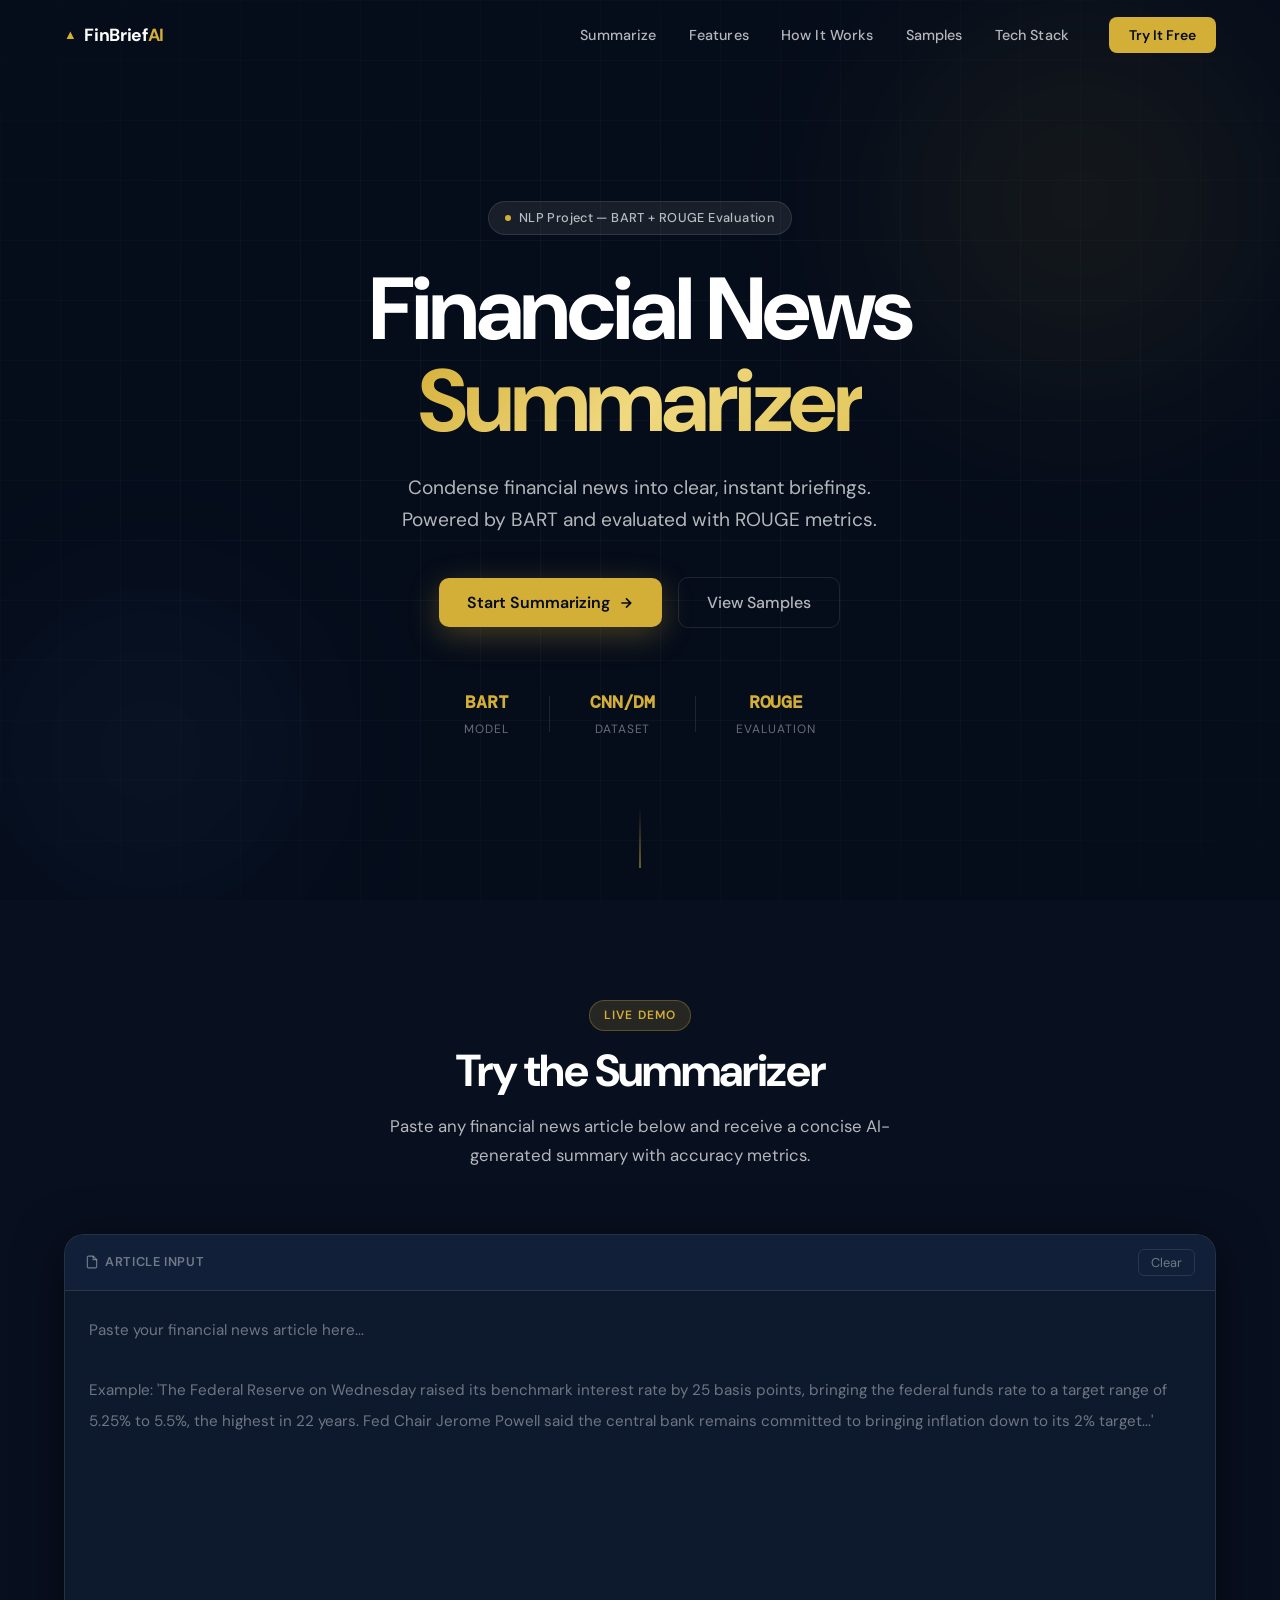
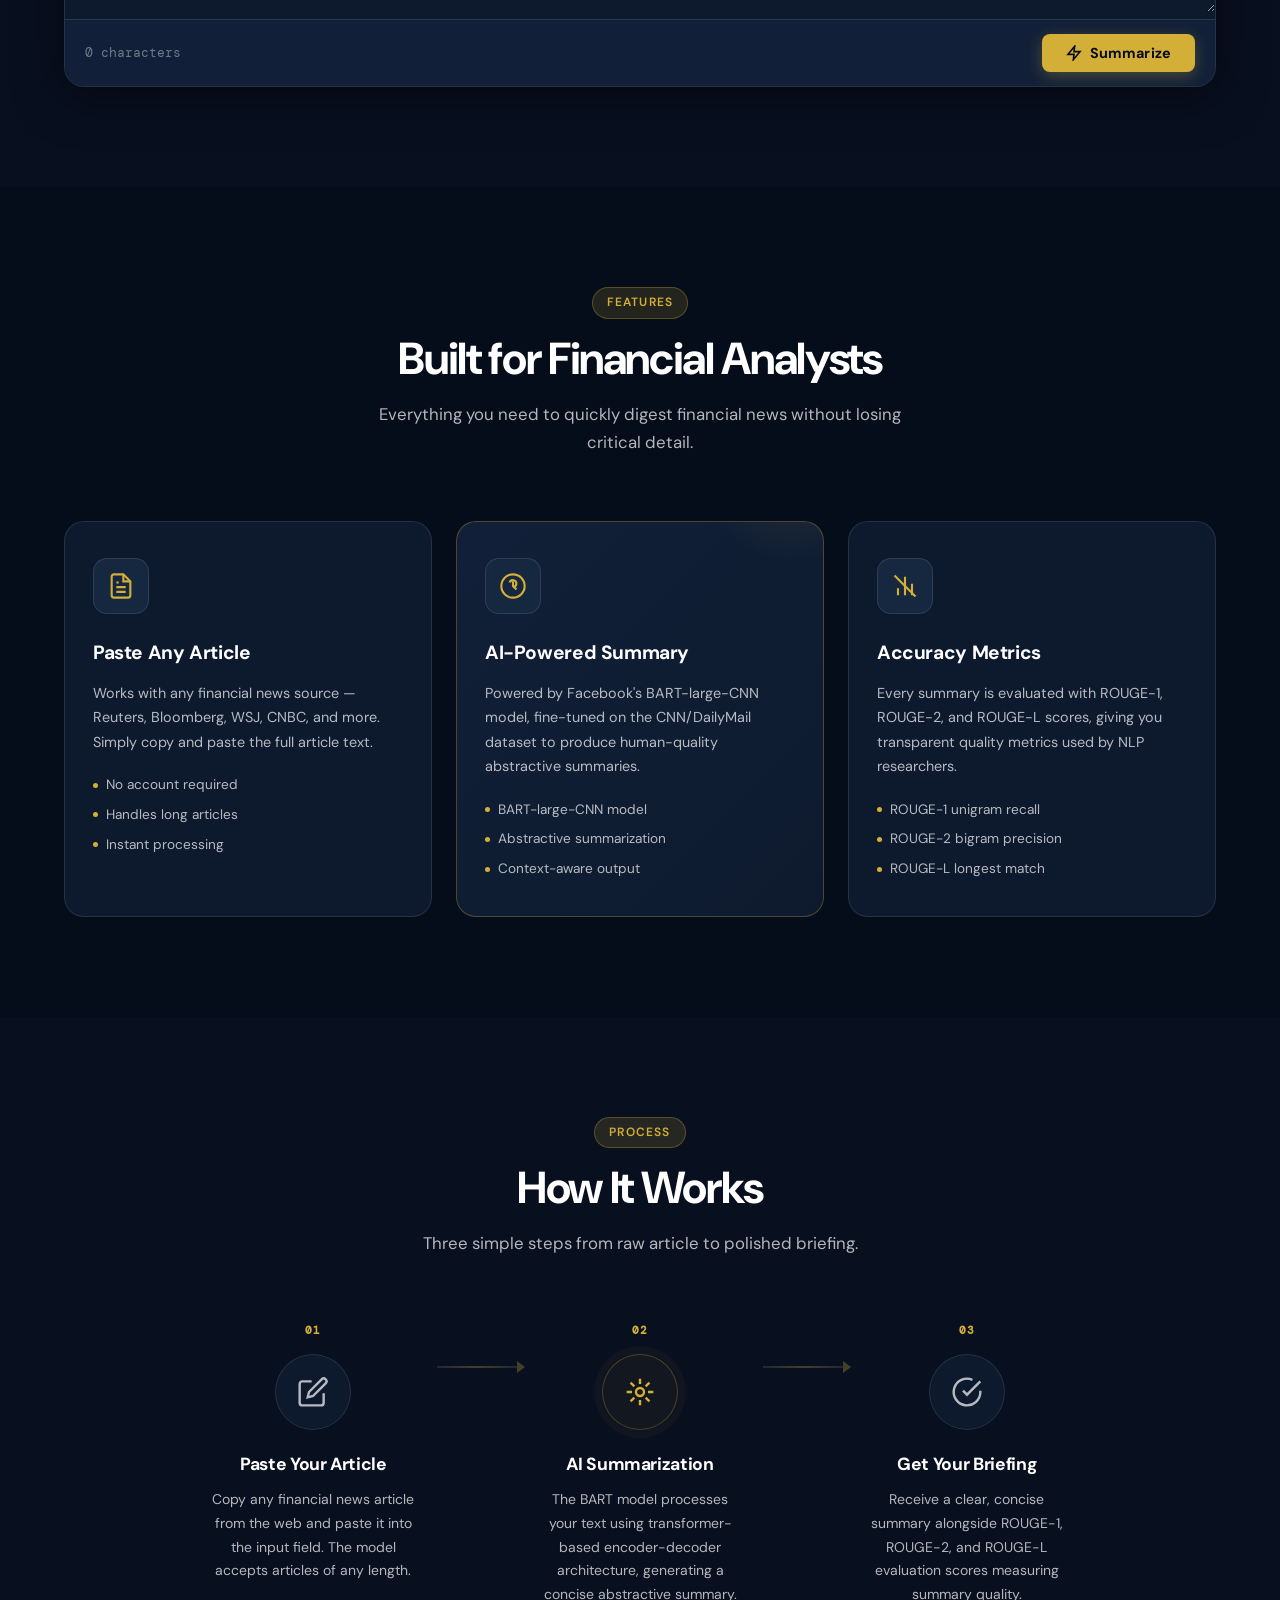
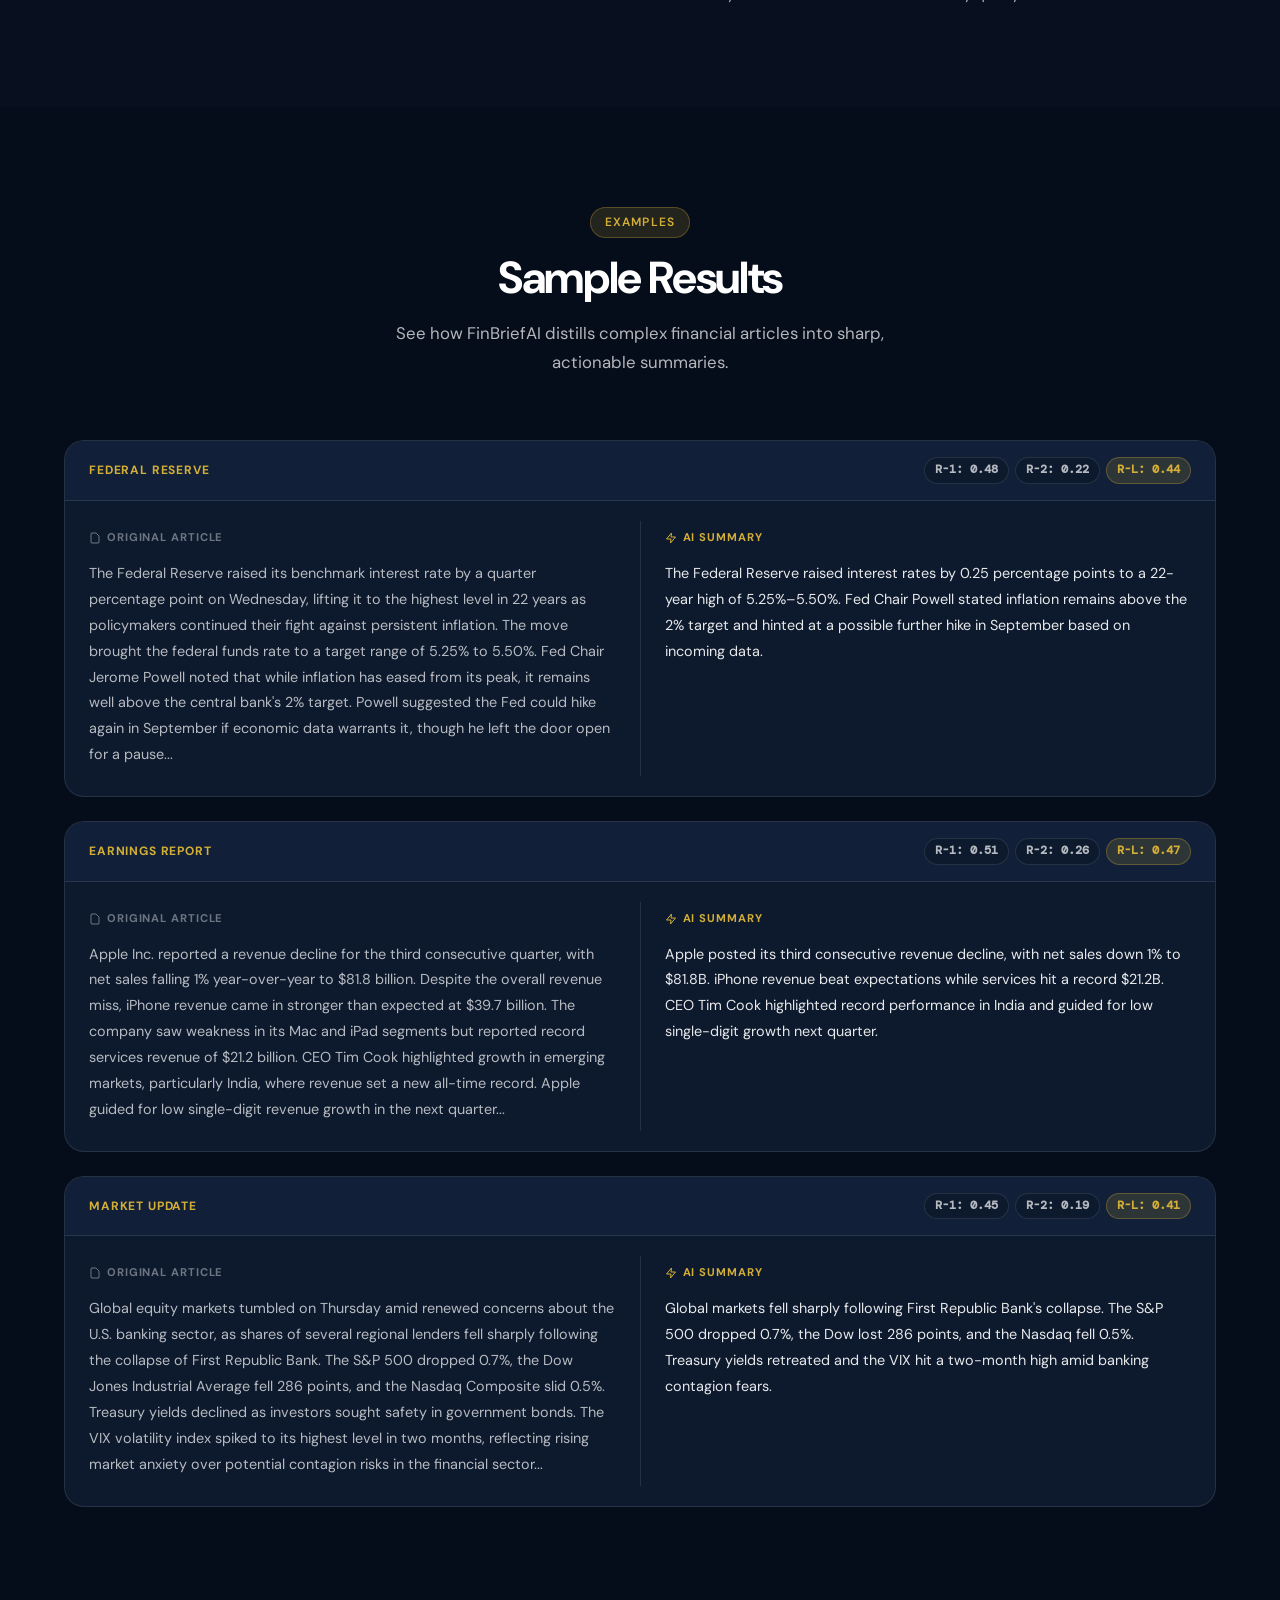
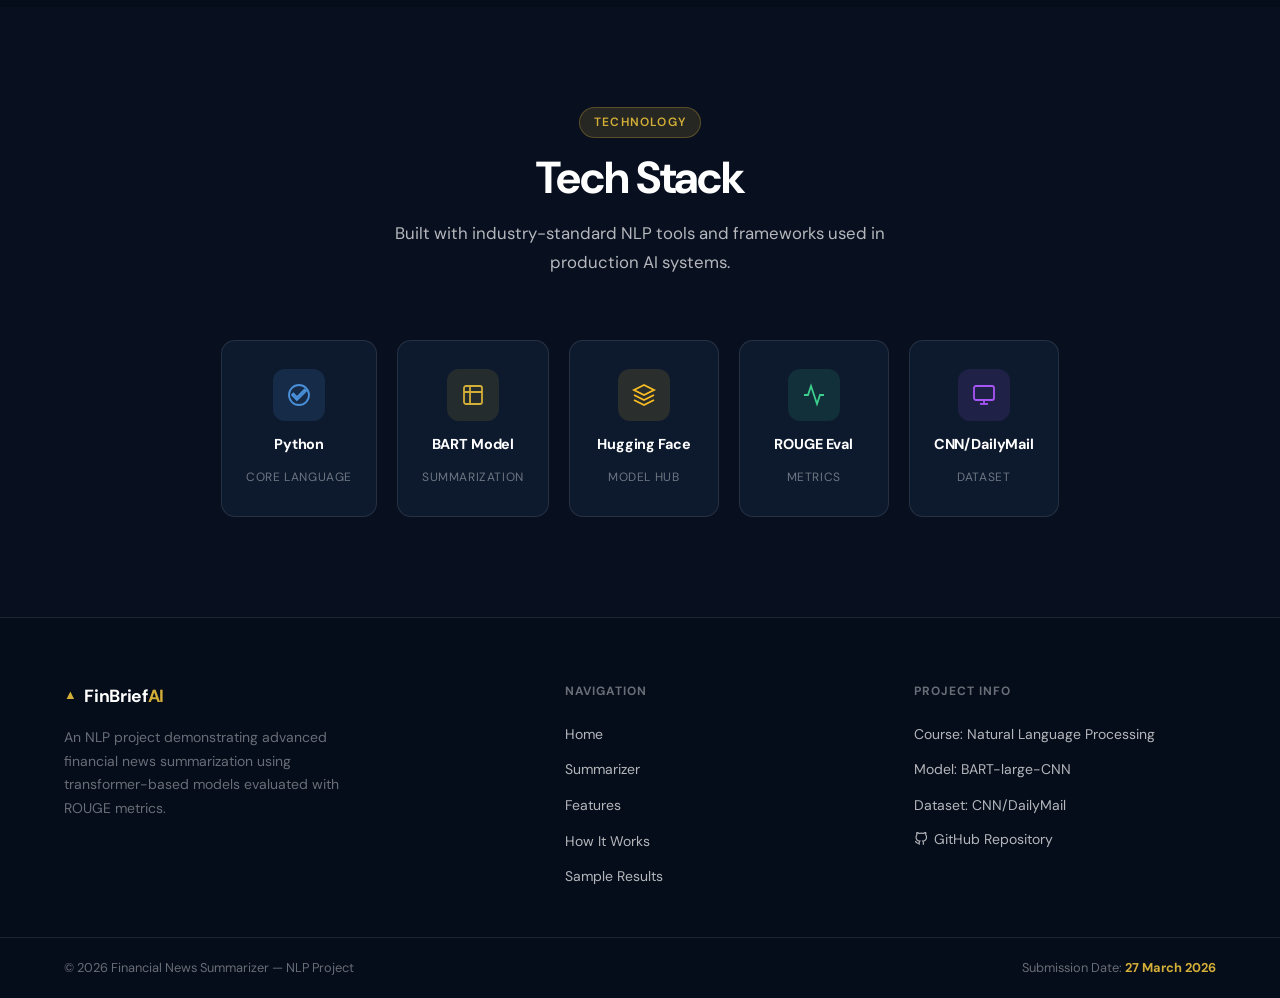
<file: nlp pr 1/index.html>
<!DOCTYPE html>
<html lang="en">
<head>
  <meta charset="UTF-8" />
  <meta name="viewport" content="width=device-width, initial-scale=1.0" />
  <title>Financial News Summarizer | AI-Powered Briefings</title>
  <meta name="description" content="Condense financial news into clear, instant briefings using AI-powered summarization with ROUGE evaluation metrics." />
  <link rel="preconnect" href="https://fonts.googleapis.com" />
  <link rel="preconnect" href="https://fonts.gstatic.com" crossorigin />
  <link href="https://fonts.googleapis.com/css2?family=DM+Sans:ital,opsz,wght@0,9..40,300;0,9..40,400;0,9..40,500;0,9..40,600;0,9..40,700;1,9..40,400&family=DM+Mono:wght@400;500&display=swap" rel="stylesheet" />
  <link rel="stylesheet" href="style.css" />
</head>
<body>

  <!-- NAV -->
  <nav class="navbar" id="navbar">
    <div class="nav-inner">
      <a href="#" class="nav-logo">
        <span class="logo-icon">&#9650;</span>
        <span class="logo-text">FinBrief<span class="logo-accent">AI</span></span>
      </a>
      <ul class="nav-links">
        <li><a href="#summarizer">Summarize</a></li>
        <li><a href="#features">Features</a></li>
        <li><a href="#how-it-works">How It Works</a></li>
        <li><a href="#samples">Samples</a></li>
        <li><a href="#stack">Tech Stack</a></li>
      </ul>
      <button class="nav-cta" onclick="document.getElementById('summarizer').scrollIntoView({behavior:'smooth'})">Try It Free</button>
      <button class="hamburger" id="hamburger" aria-label="Toggle menu">
        <span></span><span></span><span></span>
      </button>
    </div>
    <div class="mobile-menu" id="mobile-menu">
      <a href="#summarizer">Summarize</a>
      <a href="#features">Features</a>
      <a href="#how-it-works">How It Works</a>
      <a href="#samples">Samples</a>
      <a href="#stack">Tech Stack</a>
    </div>
  </nav>

  <!-- HERO -->
  <section class="hero" id="home">
    <div class="hero-bg">
      <div class="hero-grid"></div>
      <div class="hero-orb hero-orb-1"></div>
      <div class="hero-orb hero-orb-2"></div>
    </div>
    <div class="container hero-content">
      <div class="hero-badge reveal">
        <span class="badge-dot"></span>
        NLP Project &mdash; BART + ROUGE Evaluation
      </div>
      <h1 class="hero-title reveal">
        Financial News<br />
        <span class="gradient-text">Summarizer</span>
      </h1>
      <p class="hero-tagline reveal">
        Condense financial news into clear, instant briefings.<br />
        Powered by BART and evaluated with ROUGE metrics.
      </p>
      <div class="hero-actions reveal">
        <button class="btn-primary" onclick="document.getElementById('summarizer').scrollIntoView({behavior:'smooth'})">
          Start Summarizing
          <svg width="16" height="16" viewBox="0 0 24 24" fill="none" stroke="currentColor" stroke-width="2.5"><path d="M5 12h14M12 5l7 7-7 7"/></svg>
        </button>
        <button class="btn-ghost" onclick="document.getElementById('samples').scrollIntoView({behavior:'smooth'})">View Samples</button>
      </div>
      <div class="hero-stats reveal">
        <div class="stat">
          <span class="stat-num">BART</span>
          <span class="stat-label">Model</span>
        </div>
        <div class="stat-divider"></div>
        <div class="stat">
          <span class="stat-num">CNN/DM</span>
          <span class="stat-label">Dataset</span>
        </div>
        <div class="stat-divider"></div>
        <div class="stat">
          <span class="stat-num">ROUGE</span>
          <span class="stat-label">Evaluation</span>
        </div>
      </div>
    </div>
    <div class="hero-scroll-hint">
      <div class="scroll-dot"></div>
    </div>
  </section>

  <!-- SUMMARIZER TOOL -->
  <section class="summarizer-section" id="summarizer">
    <div class="container">
      <div class="section-header reveal">
        <span class="section-tag">Live Demo</span>
        <h2 class="section-title">Try the Summarizer</h2>
        <p class="section-sub">Paste any financial news article below and receive a concise AI-generated summary with accuracy metrics.</p>
      </div>

      <div class="summarizer-card reveal">
        <div class="summarizer-toolbar">
          <span class="toolbar-label">
            <svg width="14" height="14" viewBox="0 0 24 24" fill="none" stroke="currentColor" stroke-width="2"><path d="M14 2H6a2 2 0 0 0-2 2v16a2 2 0 0 0 2 2h12a2 2 0 0 0 2-2V8z"/><polyline points="14 2 14 8 20 8"/></svg>
            Article Input
          </span>
          <button class="toolbar-clear" id="clearBtn" onclick="clearInput()">Clear</button>
        </div>
        <textarea
          id="articleInput"
          class="article-textarea"
          placeholder="Paste your financial news article here...&#10;&#10;Example: 'The Federal Reserve on Wednesday raised its benchmark interest rate by 25 basis points, bringing the federal funds rate to a target range of 5.25% to 5.5%, the highest in 22 years. Fed Chair Jerome Powell said the central bank remains committed to bringing inflation down to its 2% target...'"
          rows="10"
        ></textarea>
        <div class="summarizer-footer">
          <span class="char-count" id="charCount">0 characters</span>
          <button class="btn-summarize" id="summarizeBtn" onclick="summarize()">
            <svg width="16" height="16" viewBox="0 0 24 24" fill="none" stroke="currentColor" stroke-width="2.5"><path d="M13 2L3 14h9l-1 8 10-12h-9l1-8z"/></svg>
            Summarize
          </button>
        </div>
      </div>

      <!-- RESULT CARD -->
      <div class="result-card reveal" id="resultCard" style="display:none;">
        <div class="result-header">
          <div class="result-title-row">
            <svg width="18" height="18" viewBox="0 0 24 24" fill="none" stroke="currentColor" stroke-width="2"><path d="M9 11l3 3L22 4"/><path d="M21 12v7a2 2 0 0 1-2 2H5a2 2 0 0 1-2-2V5a2 2 0 0 1 2-2h11"/></svg>
            <span>Generated Summary</span>
          </div>
          <div class="rouge-badges" id="rougeBadges"></div>
        </div>
        <div class="result-body" id="summaryOutput"></div>
        <div class="result-actions">
          <button class="result-btn" onclick="copySummary()">
            <svg width="14" height="14" viewBox="0 0 24 24" fill="none" stroke="currentColor" stroke-width="2"><rect x="9" y="9" width="13" height="13" rx="2"/><path d="M5 15H4a2 2 0 0 1-2-2V4a2 2 0 0 1 2-2h9a2 2 0 0 1 2 2v1"/></svg>
            Copy
          </button>
          <button class="result-btn" onclick="resetSummarizer()">
            <svg width="14" height="14" viewBox="0 0 24 24" fill="none" stroke="currentColor" stroke-width="2"><polyline points="1 4 1 10 7 10"/><path d="M3.51 15a9 9 0 1 0 .49-3.17"/></svg>
            New Article
          </button>
        </div>
      </div>

      <!-- LOADING STATE -->
      <div class="loading-card" id="loadingCard" style="display:none;">
        <div class="loading-pulse">
          <div class="pulse-ring"></div>
          <div class="pulse-ring pulse-ring-2"></div>
          <div class="pulse-core">
            <svg width="24" height="24" viewBox="0 0 24 24" fill="none" stroke="currentColor" stroke-width="2"><path d="M13 2L3 14h9l-1 8 10-12h-9l1-8z"/></svg>
          </div>
        </div>
        <p class="loading-text">Analyzing article with BART model<span class="loading-dots"></span></p>
        <p class="loading-sub">Computing ROUGE scores against CNN/DailyMail benchmark</p>
      </div>
    </div>
  </section>

  <!-- FEATURES -->
  <section class="features-section" id="features">
    <div class="container">
      <div class="section-header reveal">
        <span class="section-tag">Features</span>
        <h2 class="section-title">Built for Financial Analysts</h2>
        <p class="section-sub">Everything you need to quickly digest financial news without losing critical detail.</p>
      </div>
      <div class="features-grid">
        <div class="feature-card reveal">
          <div class="feature-icon">
            <svg width="28" height="28" viewBox="0 0 24 24" fill="none" stroke="currentColor" stroke-width="1.8"><path d="M14 2H6a2 2 0 0 0-2 2v16a2 2 0 0 0 2 2h12a2 2 0 0 0 2-2V8z"/><polyline points="14 2 14 8 20 8"/><line x1="16" y1="13" x2="8" y2="13"/><line x1="16" y1="17" x2="8" y2="17"/><polyline points="10 9 9 9 8 9"/></svg>
          </div>
          <h3 class="feature-title">Paste Any Article</h3>
          <p class="feature-desc">Works with any financial news source — Reuters, Bloomberg, WSJ, CNBC, and more. Simply copy and paste the full article text.</p>
          <ul class="feature-list">
            <li>No account required</li>
            <li>Handles long articles</li>
            <li>Instant processing</li>
          </ul>
        </div>
        <div class="feature-card feature-card-highlight reveal">
          <div class="feature-card-glow"></div>
          <div class="feature-icon">
            <svg width="28" height="28" viewBox="0 0 24 24" fill="none" stroke="currentColor" stroke-width="1.8"><circle cx="12" cy="12" r="10"/><path d="M12 8v4l3 3"/><path d="M9.09 9a3 3 0 0 1 5.83 1c0 2-3 3-3 3"/><line x1="12" y1="17" x2="12.01" y2="17"/></svg>
          </div>
          <h3 class="feature-title">AI-Powered Summary</h3>
          <p class="feature-desc">Powered by Facebook's BART-large-CNN model, fine-tuned on the CNN/DailyMail dataset to produce human-quality abstractive summaries.</p>
          <ul class="feature-list">
            <li>BART-large-CNN model</li>
            <li>Abstractive summarization</li>
            <li>Context-aware output</li>
          </ul>
        </div>
        <div class="feature-card reveal">
          <div class="feature-icon">
            <svg width="28" height="28" viewBox="0 0 24 24" fill="none" stroke="currentColor" stroke-width="1.8"><line x1="18" y1="20" x2="18" y2="10"/><line x1="12" y1="20" x2="12" y2="4"/><line x1="6" y1="20" x2="6" y2="14"/><path d="M3 3l18 18"/></svg>
          </div>
          <h3 class="feature-title">Accuracy Metrics</h3>
          <p class="feature-desc">Every summary is evaluated with ROUGE-1, ROUGE-2, and ROUGE-L scores, giving you transparent quality metrics used by NLP researchers.</p>
          <ul class="feature-list">
            <li>ROUGE-1 unigram recall</li>
            <li>ROUGE-2 bigram precision</li>
            <li>ROUGE-L longest match</li>
          </ul>
        </div>
      </div>
    </div>
  </section>

  <!-- HOW IT WORKS -->
  <section class="how-section" id="how-it-works">
    <div class="container">
      <div class="section-header reveal">
        <span class="section-tag">Process</span>
        <h2 class="section-title">How It Works</h2>
        <p class="section-sub">Three simple steps from raw article to polished briefing.</p>
      </div>
      <div class="steps-container">
        <div class="steps-line"></div>
        <div class="step reveal">
          <div class="step-number">01</div>
          <div class="step-icon">
            <svg width="32" height="32" viewBox="0 0 24 24" fill="none" stroke="currentColor" stroke-width="1.8"><path d="M11 4H4a2 2 0 0 0-2 2v14a2 2 0 0 0 2 2h14a2 2 0 0 0 2-2v-7"/><path d="M18.5 2.5a2.121 2.121 0 0 1 3 3L12 15l-4 1 1-4 9.5-9.5z"/></svg>
          </div>
          <div class="step-content">
            <h3 class="step-title">Paste Your Article</h3>
            <p class="step-desc">Copy any financial news article from the web and paste it into the input field. The model accepts articles of any length.</p>
          </div>
        </div>
        <div class="step-connector reveal"></div>
        <div class="step reveal">
          <div class="step-number">02</div>
          <div class="step-icon step-icon-gold">
            <svg width="32" height="32" viewBox="0 0 24 24" fill="none" stroke="currentColor" stroke-width="1.8"><circle cx="12" cy="12" r="3"/><path d="M12 2v4M12 18v4M4.93 4.93l2.83 2.83M16.24 16.24l2.83 2.83M2 12h4M18 12h4M4.93 19.07l2.83-2.83M16.24 7.76l2.83-2.83"/></svg>
          </div>
          <div class="step-content">
            <h3 class="step-title">AI Summarization</h3>
            <p class="step-desc">The BART model processes your text using transformer-based encoder-decoder architecture, generating a concise abstractive summary.</p>
          </div>
        </div>
        <div class="step-connector reveal"></div>
        <div class="step reveal">
          <div class="step-number">03</div>
          <div class="step-icon">
            <svg width="32" height="32" viewBox="0 0 24 24" fill="none" stroke="currentColor" stroke-width="1.8"><path d="M22 11.08V12a10 10 0 1 1-5.93-9.14"/><polyline points="22 4 12 14.01 9 11.01"/></svg>
          </div>
          <div class="step-content">
            <h3 class="step-title">Get Your Briefing</h3>
            <p class="step-desc">Receive a clear, concise summary alongside ROUGE-1, ROUGE-2, and ROUGE-L evaluation scores measuring summary quality.</p>
          </div>
        </div>
      </div>
    </div>
  </section>

  <!-- SAMPLE RESULTS -->
  <section class="samples-section" id="samples">
    <div class="container">
      <div class="section-header reveal">
        <span class="section-tag">Examples</span>
        <h2 class="section-title">Sample Results</h2>
        <p class="section-sub">See how FinBriefAI distills complex financial articles into sharp, actionable summaries.</p>
      </div>
      <div class="samples-grid">

        <div class="sample-card reveal">
          <div class="sample-header">
            <span class="sample-tag">Federal Reserve</span>
            <div class="sample-rouge-chips">
              <span class="rouge-chip">R-1: 0.48</span>
              <span class="rouge-chip">R-2: 0.22</span>
              <span class="rouge-chip rouge-chip-gold">R-L: 0.44</span>
            </div>
          </div>
          <div class="sample-body">
            <div class="sample-col">
              <div class="sample-col-label">
                <svg width="12" height="12" viewBox="0 0 24 24" fill="none" stroke="currentColor" stroke-width="2"><path d="M14 2H6a2 2 0 0 0-2 2v16a2 2 0 0 0 2 2h12a2 2 0 0 0 2-2V8z"/></svg>
                Original Article
              </div>
              <p class="sample-text">The Federal Reserve raised its benchmark interest rate by a quarter percentage point on Wednesday, lifting it to the highest level in 22 years as policymakers continued their fight against persistent inflation. The move brought the federal funds rate to a target range of 5.25% to 5.50%. Fed Chair Jerome Powell noted that while inflation has eased from its peak, it remains well above the central bank's 2% target. Powell suggested the Fed could hike again in September if economic data warrants it, though he left the door open for a pause...</p>
            </div>
            <div class="sample-divider"></div>
            <div class="sample-col">
              <div class="sample-col-label sample-col-label-gold">
                <svg width="12" height="12" viewBox="0 0 24 24" fill="none" stroke="currentColor" stroke-width="2"><path d="M13 2L3 14h9l-1 8 10-12h-9l1-8z"/></svg>
                AI Summary
              </div>
              <p class="sample-text sample-text-summary">The Federal Reserve raised interest rates by 0.25 percentage points to a 22-year high of 5.25%–5.50%. Fed Chair Powell stated inflation remains above the 2% target and hinted at a possible further hike in September based on incoming data.</p>
            </div>
          </div>
        </div>

        <div class="sample-card reveal">
          <div class="sample-header">
            <span class="sample-tag">Earnings Report</span>
            <div class="sample-rouge-chips">
              <span class="rouge-chip">R-1: 0.51</span>
              <span class="rouge-chip">R-2: 0.26</span>
              <span class="rouge-chip rouge-chip-gold">R-L: 0.47</span>
            </div>
          </div>
          <div class="sample-body">
            <div class="sample-col">
              <div class="sample-col-label">
                <svg width="12" height="12" viewBox="0 0 24 24" fill="none" stroke="currentColor" stroke-width="2"><path d="M14 2H6a2 2 0 0 0-2 2v16a2 2 0 0 0 2 2h12a2 2 0 0 0 2-2V8z"/></svg>
                Original Article
              </div>
              <p class="sample-text">Apple Inc. reported a revenue decline for the third consecutive quarter, with net sales falling 1% year-over-year to $81.8 billion. Despite the overall revenue miss, iPhone revenue came in stronger than expected at $39.7 billion. The company saw weakness in its Mac and iPad segments but reported record services revenue of $21.2 billion. CEO Tim Cook highlighted growth in emerging markets, particularly India, where revenue set a new all-time record. Apple guided for low single-digit revenue growth in the next quarter...</p>
            </div>
            <div class="sample-divider"></div>
            <div class="sample-col">
              <div class="sample-col-label sample-col-label-gold">
                <svg width="12" height="12" viewBox="0 0 24 24" fill="none" stroke="currentColor" stroke-width="2"><path d="M13 2L3 14h9l-1 8 10-12h-9l1-8z"/></svg>
                AI Summary
              </div>
              <p class="sample-text sample-text-summary">Apple posted its third consecutive revenue decline, with net sales down 1% to $81.8B. iPhone revenue beat expectations while services hit a record $21.2B. CEO Tim Cook highlighted record performance in India and guided for low single-digit growth next quarter.</p>
            </div>
          </div>
        </div>

        <div class="sample-card reveal">
          <div class="sample-header">
            <span class="sample-tag">Market Update</span>
            <div class="sample-rouge-chips">
              <span class="rouge-chip">R-1: 0.45</span>
              <span class="rouge-chip">R-2: 0.19</span>
              <span class="rouge-chip rouge-chip-gold">R-L: 0.41</span>
            </div>
          </div>
          <div class="sample-body">
            <div class="sample-col">
              <div class="sample-col-label">
                <svg width="12" height="12" viewBox="0 0 24 24" fill="none" stroke="currentColor" stroke-width="2"><path d="M14 2H6a2 2 0 0 0-2 2v16a2 2 0 0 0 2 2h12a2 2 0 0 0 2-2V8z"/></svg>
                Original Article
              </div>
              <p class="sample-text">Global equity markets tumbled on Thursday amid renewed concerns about the U.S. banking sector, as shares of several regional lenders fell sharply following the collapse of First Republic Bank. The S&amp;P 500 dropped 0.7%, the Dow Jones Industrial Average fell 286 points, and the Nasdaq Composite slid 0.5%. Treasury yields declined as investors sought safety in government bonds. The VIX volatility index spiked to its highest level in two months, reflecting rising market anxiety over potential contagion risks in the financial sector...</p>
            </div>
            <div class="sample-divider"></div>
            <div class="sample-col">
              <div class="sample-col-label sample-col-label-gold">
                <svg width="12" height="12" viewBox="0 0 24 24" fill="none" stroke="currentColor" stroke-width="2"><path d="M13 2L3 14h9l-1 8 10-12h-9l1-8z"/></svg>
                AI Summary
              </div>
              <p class="sample-text sample-text-summary">Global markets fell sharply following First Republic Bank's collapse. The S&P 500 dropped 0.7%, the Dow lost 286 points, and the Nasdaq fell 0.5%. Treasury yields retreated and the VIX hit a two-month high amid banking contagion fears.</p>
            </div>
          </div>
        </div>

      </div>
    </div>
  </section>

  <!-- TECH STACK -->
  <section class="stack-section" id="stack">
    <div class="container">
      <div class="section-header reveal">
        <span class="section-tag">Technology</span>
        <h2 class="section-title">Tech Stack</h2>
        <p class="section-sub">Built with industry-standard NLP tools and frameworks used in production AI systems.</p>
      </div>
      <div class="stack-grid">
        <div class="stack-badge reveal">
          <div class="stack-icon stack-icon-blue">
            <svg width="24" height="24" viewBox="0 0 24 24" fill="none" stroke="currentColor" stroke-width="1.8"><path d="M12 2C6.48 2 2 6.48 2 12s4.48 10 10 10 10-4.48 10-10S17.52 2 12 2zm-2 15l-5-5 1.41-1.41L10 14.17l7.59-7.59L19 8l-9 9z"/></svg>
          </div>
          <span class="stack-name">Python</span>
          <span class="stack-desc">Core Language</span>
        </div>
        <div class="stack-badge reveal">
          <div class="stack-icon stack-icon-gold">
            <svg width="24" height="24" viewBox="0 0 24 24" fill="none" stroke="currentColor" stroke-width="1.8"><path d="M9 3H5a2 2 0 0 0-2 2v4m6-6h10a2 2 0 0 1 2 2v4M9 3v18m0 0h10a2 2 0 0 0 2-2V9M9 21H5a2 2 0 0 1-2-2V9m0 0h18"/></svg>
          </div>
          <span class="stack-name">BART Model</span>
          <span class="stack-desc">Summarization</span>
        </div>
        <div class="stack-badge reveal">
          <div class="stack-icon stack-icon-yellow">
            <svg width="24" height="24" viewBox="0 0 24 24" fill="none" stroke="currentColor" stroke-width="1.8"><path d="M12 2L2 7l10 5 10-5-10-5zM2 17l10 5 10-5M2 12l10 5 10-5"/></svg>
          </div>
          <span class="stack-name">Hugging Face</span>
          <span class="stack-desc">Model Hub</span>
        </div>
        <div class="stack-badge reveal">
          <div class="stack-icon stack-icon-green">
            <svg width="24" height="24" viewBox="0 0 24 24" fill="none" stroke="currentColor" stroke-width="1.8"><polyline points="22 12 18 12 15 21 9 3 6 12 2 12"/></svg>
          </div>
          <span class="stack-name">ROUGE Eval</span>
          <span class="stack-desc">Metrics</span>
        </div>
        <div class="stack-badge reveal">
          <div class="stack-icon stack-icon-purple">
            <svg width="24" height="24" viewBox="0 0 24 24" fill="none" stroke="currentColor" stroke-width="1.8"><rect x="2" y="3" width="20" height="14" rx="2"/><line x1="8" y1="21" x2="16" y2="21"/><line x1="12" y1="17" x2="12" y2="21"/></svg>
          </div>
          <span class="stack-name">CNN/DailyMail</span>
          <span class="stack-desc">Dataset</span>
        </div>
      </div>
    </div>
  </section>

  <!-- FOOTER -->
  <footer class="footer">
    <div class="footer-top">
      <div class="container footer-inner">
        <div class="footer-brand">
          <a href="#" class="nav-logo footer-logo">
            <span class="logo-icon">&#9650;</span>
            <span class="logo-text">FinBrief<span class="logo-accent">AI</span></span>
          </a>
          <p class="footer-desc">An NLP project demonstrating advanced financial news summarization using transformer-based models evaluated with ROUGE metrics.</p>
        </div>
        <div class="footer-links">
          <h4 class="footer-links-title">Navigation</h4>
          <ul>
            <li><a href="#home">Home</a></li>
            <li><a href="#summarizer">Summarizer</a></li>
            <li><a href="#features">Features</a></li>
            <li><a href="#how-it-works">How It Works</a></li>
            <li><a href="#samples">Sample Results</a></li>
          </ul>
        </div>
        <div class="footer-links">
          <h4 class="footer-links-title">Project Info</h4>
          <ul>
            <li><a href="#">Course: Natural Language Processing</a></li>
            <li><a href="#">Model: BART-large-CNN</a></li>
            <li><a href="#">Dataset: CNN/DailyMail</a></li>
            <li><a href="#" class="footer-github">
              <svg width="14" height="14" viewBox="0 0 24 24" fill="none" stroke="currentColor" stroke-width="2"><path d="M9 19c-5 1.5-5-2.5-7-3m14 6v-3.87a3.37 3.37 0 0 0-.94-2.61c3.14-.35 6.44-1.54 6.44-7A5.44 5.44 0 0 0 20 4.77 5.07 5.07 0 0 0 19.91 1S18.73.65 16 2.48a13.38 13.38 0 0 0-7 0C6.27.65 5.09 1 5.09 1A5.07 5.07 0 0 0 5 4.77a5.44 5.44 0 0 0-1.5 3.78c0 5.42 3.3 6.61 6.44 7A3.37 3.37 0 0 0 9 18.13V22"/></svg>
              GitHub Repository
            </a></li>
          </ul>
        </div>
      </div>
    </div>
    <div class="footer-bottom">
      <div class="container footer-bottom-inner">
        <p class="footer-copy">&copy; 2026 Financial News Summarizer &mdash; NLP Project</p>
        <p class="footer-date">Submission Date: <strong>27 March 2026</strong></p>
      </div>
    </div>
  </footer>

  <button class="back-to-top" id="backToTop" onclick="window.scrollTo({top:0,behavior:'smooth'})" aria-label="Back to top">
    <svg width="20" height="20" viewBox="0 0 24 24" fill="none" stroke="currentColor" stroke-width="2.5"><path d="M18 15l-6-6-6 6"/></svg>
  </button>

  <script src="app.js"></script>
</body>
</html>
</file>
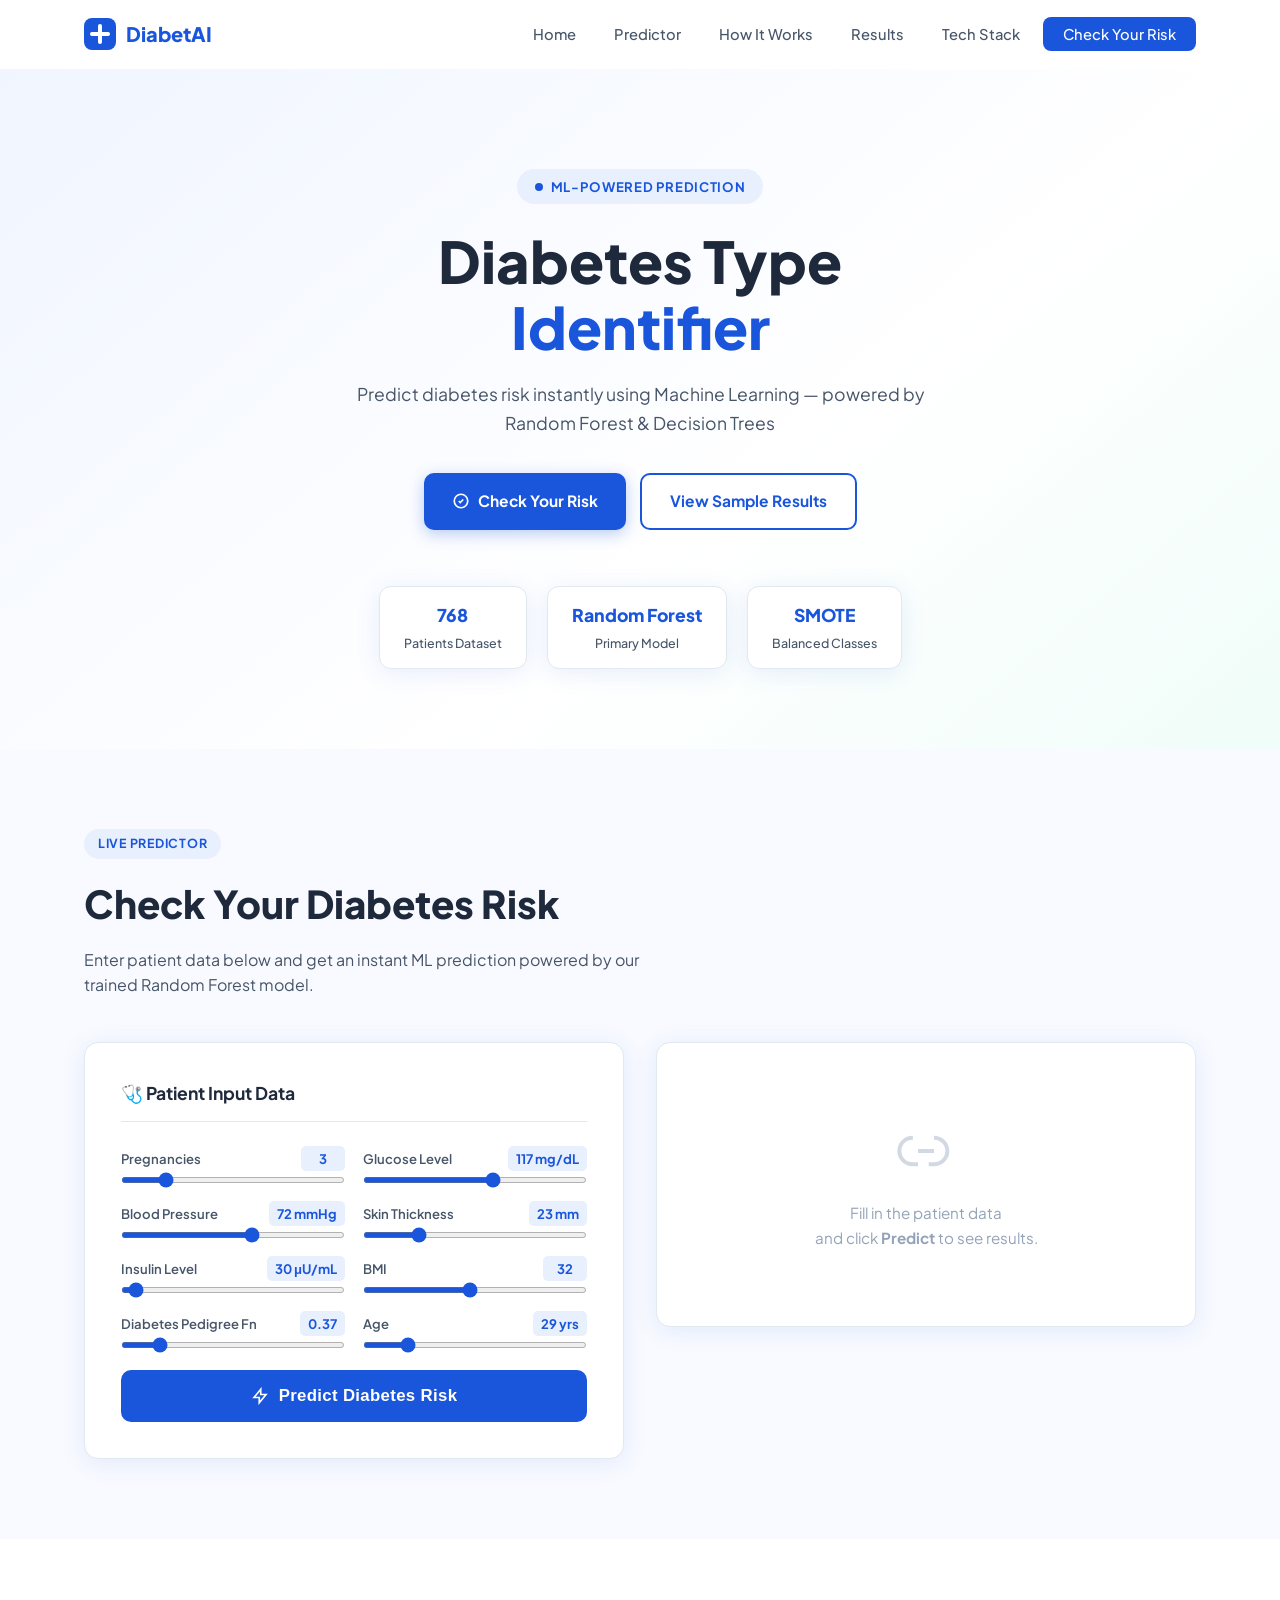
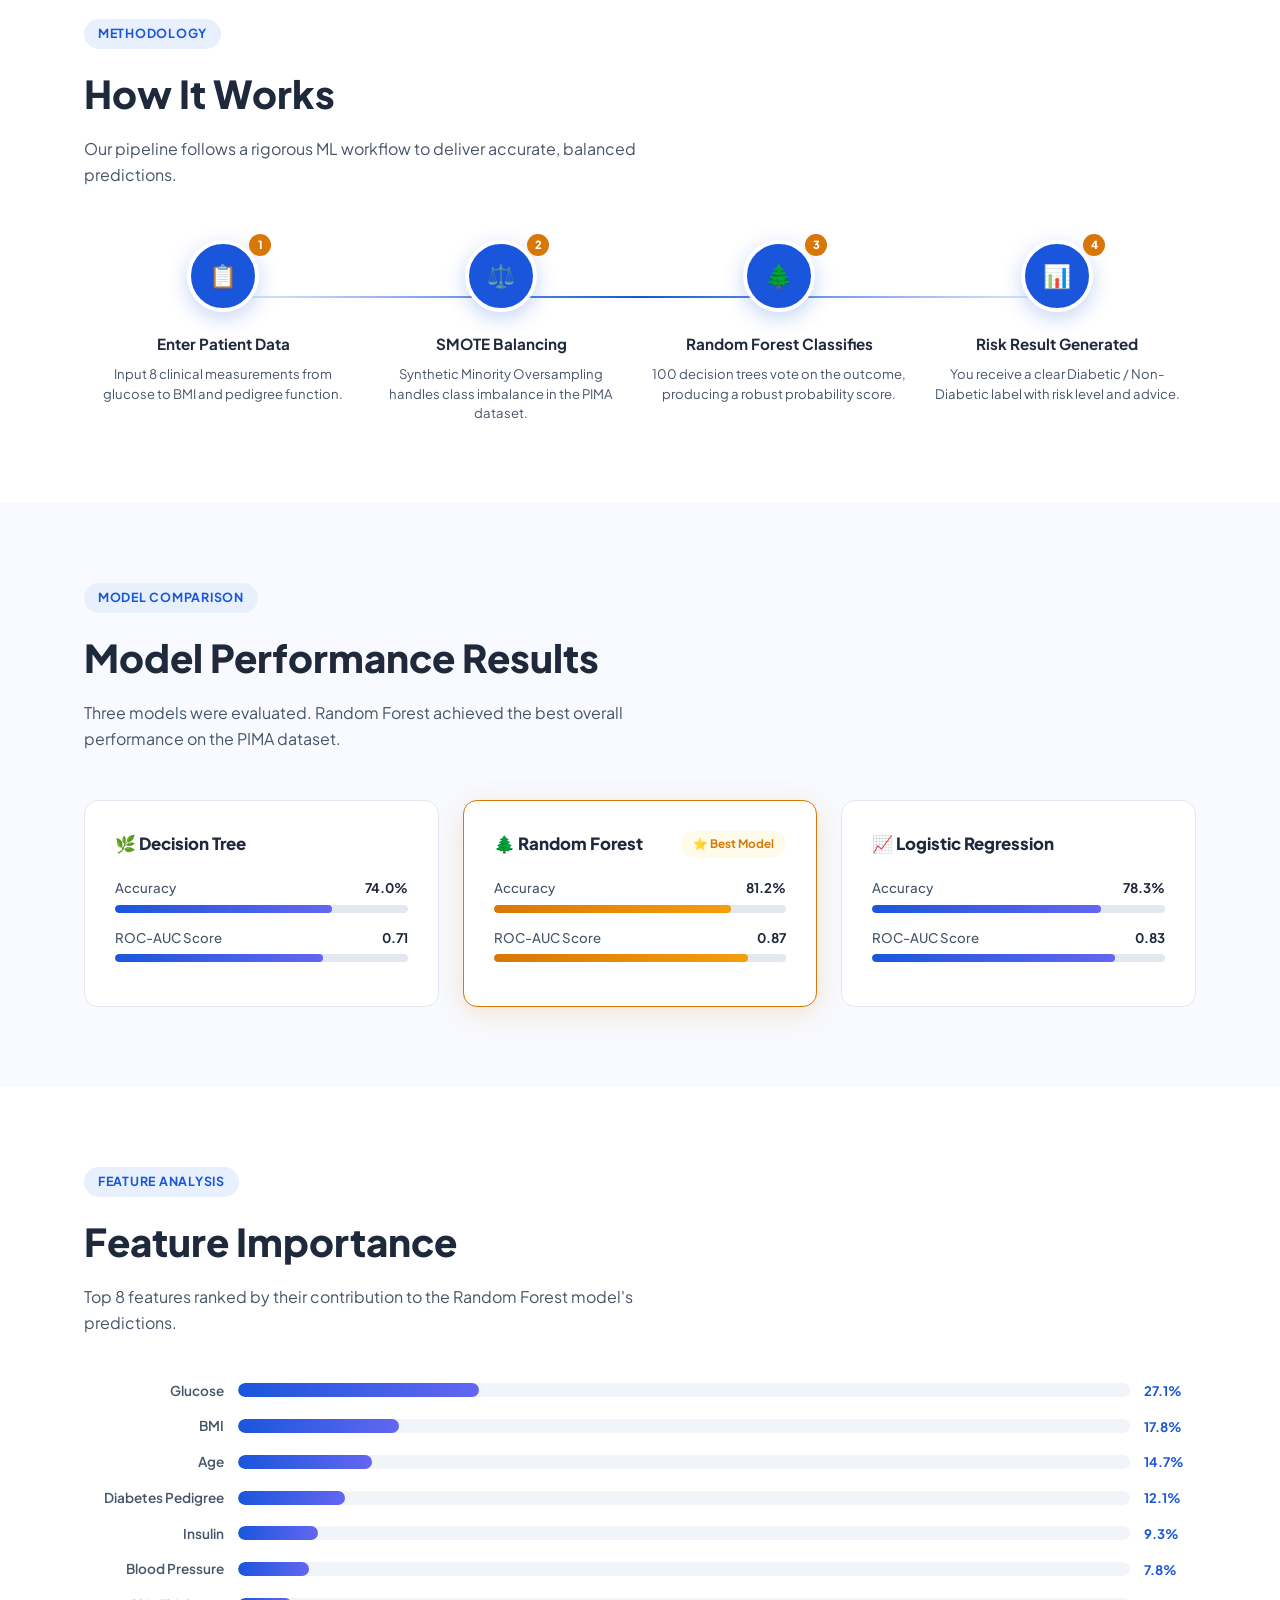
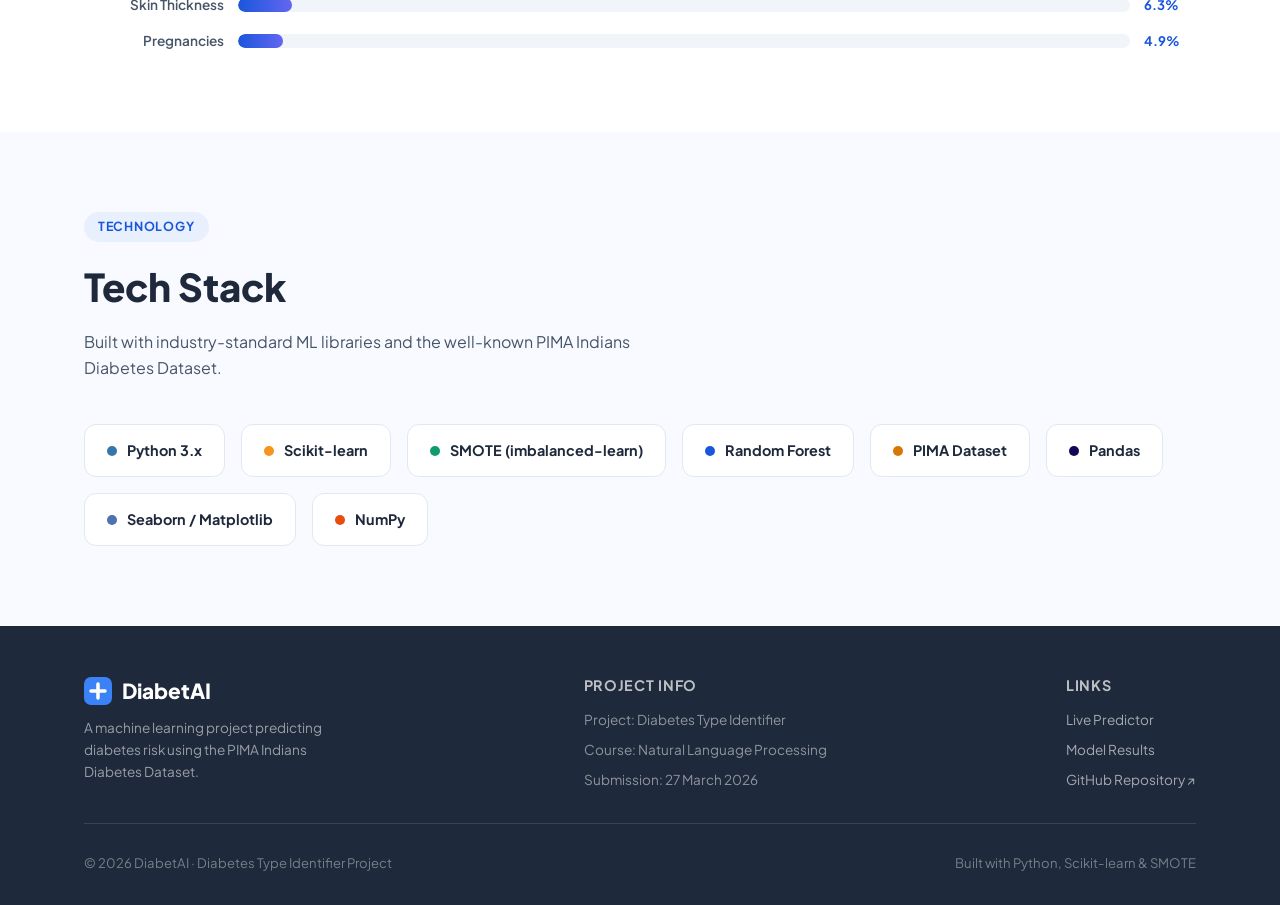
<file: nlp pr 2/index.html>
<!DOCTYPE html>
<html lang="en">
<head>
<meta charset="UTF-8"/>
<meta name="viewport" content="width=device-width,initial-scale=1.0"/>
<title>DiabetAI – Diabetes Type Identifier</title>
<meta name="description" content="Predict diabetes risk instantly using Machine Learning — powered by Random Forest & Decision Trees on the PIMA dataset."/>
<link rel="preconnect" href="https://fonts.googleapis.com"/>
<link rel="preconnect" href="https://fonts.gstatic.com" crossorigin/>
<link href="https://fonts.googleapis.com/css2?family=Plus+Jakarta+Sans:wght@300;400;500;600;700;800&display=swap" rel="stylesheet"/>
<style>
*,*::before,*::after{box-sizing:border-box;margin:0;padding:0}
:root{
  --blue:#1a56db;--blue-dark:#1040b0;--blue-light:#e8f0fe;
  --green:#0d9c6e;--green-light:#e6f9f3;
  --red:#dc2626;--red-light:#fef2f2;
  --gold:#d97706;--gold-light:#fffbeb;
  --gray-50:#f8faff;--gray-100:#f1f5f9;--gray-200:#e2e8f0;
  --gray-400:#94a3b8;--gray-600:#475569;--gray-800:#1e293b;
  --text:#1e293b;--text-light:#475569;--border:#e2e8f0;
  --shadow:0 4px 24px rgba(26,86,219,.10);
  --radius:14px;--radius-sm:8px;
}
html{scroll-behavior:smooth}
body{font-family:'Plus Jakarta Sans',sans-serif;color:var(--text);background:#fff;line-height:1.6}
a{text-decoration:none;color:inherit}
img{max-width:100%}
.container{max-width:1160px;margin:0 auto;padding:0 24px}

/* ── NAVBAR ── */
#navbar{position:sticky;top:0;z-index:100;background:rgba(255,255,255,.92);backdrop-filter:blur(12px);border-bottom:1px solid transparent;transition:border-color .3s,box-shadow .3s}
#navbar.scrolled{border-color:var(--border);box-shadow:0 2px 16px rgba(26,86,219,.08)}
.nav-inner{display:flex;align-items:center;justify-content:space-between;height:68px}
.nav-logo{display:flex;align-items:center;gap:10px;font-weight:800;font-size:1.25rem;color:var(--blue)}
.nav-logo svg{flex-shrink:0}
.nav-links{display:flex;gap:8px;list-style:none}
.nav-links a{padding:7px 15px;border-radius:8px;font-weight:500;font-size:.92rem;color:var(--text-light);transition:all .2s}
.nav-links a:hover,.nav-links a.active{background:var(--blue-light);color:var(--blue)}
.nav-cta{background:var(--blue);color:#fff!important;border-radius:8px!important;padding:8px 20px!important}
.nav-cta:hover{background:var(--blue-dark)!important;color:#fff!important}
.hamburger{display:none;flex-direction:column;gap:5px;cursor:pointer;padding:4px}
.hamburger span{display:block;width:24px;height:2.5px;background:var(--text);border-radius:2px;transition:.3s}
.hamburger.open span:nth-child(1){transform:translateY(7.5px) rotate(45deg)}
.hamburger.open span:nth-child(2){opacity:0}
.hamburger.open span:nth-child(3){transform:translateY(-7.5px) rotate(-45deg)}

/* ── HERO ── */
#home{background:linear-gradient(140deg,#f0f5ff 0%,#ffffff 60%,#f0fdf9 100%);padding:100px 0 80px}
.hero-content{text-align:center;max-width:760px;margin:0 auto}
.hero-badge{display:inline-flex;align-items:center;gap:8px;background:var(--blue-light);color:var(--blue);border-radius:50px;padding:7px 18px;font-size:.82rem;font-weight:700;letter-spacing:.05em;text-transform:uppercase;margin-bottom:24px}
.hero-badge span{width:8px;height:8px;background:var(--blue);border-radius:50%;display:block;animation:pulse 1.6s ease-in-out infinite}
@keyframes pulse{0%,100%{opacity:1;transform:scale(1)}50%{opacity:.4;transform:scale(.8)}}
h1{font-size:clamp(2.2rem,5vw,3.6rem);font-weight:800;line-height:1.15;margin-bottom:20px;color:var(--gray-800)}
h1 span{color:var(--blue)}
.hero-sub{font-size:1.1rem;color:var(--text-light);max-width:580px;margin:0 auto 36px}
.btn-group{display:flex;gap:14px;justify-content:center;flex-wrap:wrap;margin-bottom:56px}
.btn{display:inline-flex;align-items:center;gap:8px;padding:14px 28px;border-radius:10px;font-weight:700;font-size:.97rem;cursor:pointer;transition:all .22s;border:none}
.btn-primary{background:var(--blue);color:#fff;box-shadow:0 4px 16px rgba(26,86,219,.3)}
.btn-primary:hover{background:var(--blue-dark);transform:translateY(-2px);box-shadow:0 6px 24px rgba(26,86,219,.38)}
.btn-outline{background:#fff;color:var(--blue);border:2px solid var(--blue)}
.btn-outline:hover{background:var(--blue-light);transform:translateY(-2px)}
.hero-stats{display:flex;gap:20px;justify-content:center;flex-wrap:wrap}
.stat-badge{background:#fff;border:1.5px solid var(--border);border-radius:12px;padding:14px 24px;text-align:center;box-shadow:var(--shadow)}
.stat-badge strong{display:block;font-size:1.1rem;font-weight:800;color:var(--blue)}
.stat-badge span{font-size:.78rem;color:var(--text-light);font-weight:500}

/* ── SECTION COMMONS ── */
section{padding:80px 0}
.section-tag{display:inline-block;background:var(--blue-light);color:var(--blue);padding:5px 14px;border-radius:50px;font-size:.78rem;font-weight:700;letter-spacing:.06em;text-transform:uppercase;margin-bottom:14px}
.section-title{font-size:clamp(1.7rem,3.5vw,2.4rem);font-weight:800;margin-bottom:12px;color:var(--gray-800)}
.section-sub{font-size:1rem;color:var(--text-light);max-width:560px}

/* ── PREDICTOR ── */
#predictor{background:var(--gray-50)}
.predictor-grid{display:grid;grid-template-columns:1fr 1fr;gap:32px;margin-top:44px;align-items:start}
.form-card{background:#fff;border-radius:var(--radius);border:1.5px solid var(--border);padding:36px;box-shadow:var(--shadow)}
.form-card h3{font-size:1.1rem;font-weight:700;color:var(--gray-800);margin-bottom:24px;padding-bottom:14px;border-bottom:1px solid var(--border)}
.inputs-grid{display:grid;grid-template-columns:1fr 1fr;gap:18px}
.field{display:flex;flex-direction:column;gap:6px}
.field label{font-size:.82rem;font-weight:600;color:var(--text-light)}
.field-header{display:flex;justify-content:space-between;align-items:center}
.field-val{font-size:.82rem;font-weight:700;color:var(--blue);background:var(--blue-light);padding:2px 8px;border-radius:5px;min-width:44px;text-align:center}
.field input[type=range]{width:100%;accent-color:var(--blue);height:6px;border-radius:4px;cursor:pointer}
.field input[type=range]:focus{outline:none}
.btn-predict{width:100%;margin-top:22px;padding:16px;font-size:1.05rem;justify-content:center;border-radius:10px;background:var(--blue);color:#fff;font-weight:800;letter-spacing:.02em;cursor:pointer;border:none;transition:all .22s;display:flex;align-items:center;gap:10px}
.btn-predict:hover{background:var(--blue-dark);transform:translateY(-2px);box-shadow:0 6px 24px rgba(26,86,219,.35)}
.spin{animation:spin 1s linear infinite;display:none}
@keyframes spin{to{transform:rotate(360deg)}}

/* Result Card */
.result-card{background:#fff;border-radius:var(--radius);border:1.5px solid var(--border);padding:36px;box-shadow:var(--shadow);display:flex;flex-direction:column;gap:24px}
.result-placeholder{text-align:center;padding:40px 0;color:var(--gray-400)}
.result-placeholder svg{margin-bottom:12px;opacity:.4}
.result-placeholder p{font-size:.95rem}
.result-label{text-align:center;padding:18px;border-radius:12px;font-size:1.6rem;font-weight:900;letter-spacing:.04em}
.result-label.diabetic{background:var(--red-light);color:var(--red)}
.result-label.non-diabetic{background:var(--green-light);color:var(--green)}
.gauge-wrap{display:flex;flex-direction:column;align-items:center;gap:12px}
.gauge-wrap p{font-size:.82rem;color:var(--text-light);font-weight:500}
.gauge{position:relative;width:140px;height:140px}
.gauge svg{transform:rotate(-90deg)}
.gauge-track{fill:none;stroke:var(--gray-200);stroke-width:12}
.gauge-fill{fill:none;stroke-width:12;stroke-linecap:round;transition:stroke-dashoffset 1s ease}
.gauge-text{position:absolute;top:50%;left:50%;transform:translate(-50%,-50%);text-align:center}
.gauge-text strong{font-size:1.6rem;font-weight:800;display:block}
.gauge-text span{font-size:.75rem;color:var(--text-light)}
.risk-badge{text-align:center}
.badge{display:inline-block;padding:7px 20px;border-radius:50px;font-weight:700;font-size:.85rem}
.badge.low{background:#dcfce7;color:#16a34a}
.badge.moderate{background:#fef9c3;color:#a16207}
.badge.high{background:var(--red-light);color:var(--red)}
.advice-box{background:var(--gray-50);border-radius:10px;padding:16px 18px;border-left:3px solid var(--blue);font-size:.88rem;color:var(--text-light);line-height:1.6}

/* ── HOW IT WORKS ── */
#how-it-works{background:#fff}
.steps{display:grid;grid-template-columns:repeat(4,1fr);gap:0;margin-top:52px;position:relative}
.steps::before{content:'';position:absolute;top:56px;left:12.5%;right:12.5%;height:2px;background:linear-gradient(to right,var(--blue-light),var(--blue),var(--blue-light));z-index:0}
.step{text-align:center;padding:0 12px;position:relative;z-index:1}
.step-icon{width:72px;height:72px;border-radius:50%;background:var(--blue);color:#fff;display:flex;align-items:center;justify-content:center;margin:0 auto 20px;font-size:1.6rem;box-shadow:0 6px 20px rgba(26,86,219,.25);border:4px solid #fff}
.step-num{position:absolute;top:-6px;right:calc(50% - 48px);width:22px;height:22px;background:var(--gold);border-radius:50%;font-size:.7rem;font-weight:800;color:#fff;display:flex;align-items:center;justify-content:center}
.step h4{font-weight:700;font-size:.95rem;margin-bottom:8px;color:var(--gray-800)}
.step p{font-size:.82rem;color:var(--text-light);line-height:1.5}

/* ── MODEL RESULTS ── */
#results{background:var(--gray-50)}
.models-grid{display:grid;grid-template-columns:repeat(3,1fr);gap:24px;margin-top:48px}
.model-card{background:#fff;border-radius:var(--radius);border:1.5px solid var(--border);padding:30px;transition:all .25s}
.model-card:hover{box-shadow:var(--shadow);transform:translateY(-4px)}
.model-card.best{border-color:var(--gold);box-shadow:0 6px 28px rgba(217,119,6,.18)}
.model-header{display:flex;align-items:center;justify-content:space-between;margin-bottom:20px}
.model-header h4{font-weight:800;font-size:1.05rem}
.best-badge{background:var(--gold-light);color:var(--gold);padding:4px 12px;border-radius:50px;font-size:.73rem;font-weight:700}
.metric{margin-bottom:14px}
.metric-row{display:flex;justify-content:space-between;font-size:.83rem;margin-bottom:6px}
.metric-row span:first-child{color:var(--text-light);font-weight:500}
.metric-row span:last-child{font-weight:700;color:var(--gray-800)}
.bar-bg{height:8px;background:var(--gray-200);border-radius:4px;overflow:hidden}
.bar-fill{height:100%;border-radius:4px;transition:width 1.2s ease}
.bar-fill.blue{background:linear-gradient(to right,var(--blue),#6366f1)}
.bar-fill.gold{background:linear-gradient(to right,var(--gold),#f59e0b)}

/* ── FEATURE IMPORTANCE ── */
#feature-importance{background:#fff;padding:80px 0}
.feature-chart{margin-top:44px;display:flex;flex-direction:column;gap:14px}
.feat-row{display:grid;grid-template-columns:140px 1fr 52px;align-items:center;gap:14px}
.feat-name{font-size:.85rem;font-weight:600;color:var(--text-light);text-align:right}
.feat-bar-bg{height:14px;background:var(--gray-100);border-radius:50px;overflow:hidden}
.feat-bar{height:100%;border-radius:50px;background:linear-gradient(to right,var(--blue),#6366f1);width:0;transition:width 1.3s ease}
.feat-val{font-size:.82rem;font-weight:700;color:var(--blue)}

/* ── TECH STACK ── */
#tech-stack{background:var(--gray-50);padding:80px 0}
.tech-grid{display:flex;flex-wrap:wrap;gap:16px;margin-top:44px}
.tech-badge{display:flex;align-items:center;gap:10px;background:#fff;border:1.5px solid var(--border);border-radius:12px;padding:14px 22px;font-weight:700;font-size:.9rem;color:var(--gray-800);transition:all .22s;cursor:default}
.tech-badge:hover{border-color:var(--blue);background:var(--blue-light);color:var(--blue);transform:translateY(-3px);box-shadow:var(--shadow)}
.tech-badge .dot{width:10px;height:10px;border-radius:50%}

/* ── FOOTER ── */
footer{background:var(--gray-800);color:#fff;padding:48px 0 32px}
.footer-inner{display:flex;flex-wrap:wrap;justify-content:space-between;align-items:flex-start;gap:32px;padding-bottom:32px;border-bottom:1px solid rgba(255,255,255,.12);margin-bottom:28px}
.footer-logo{font-size:1.3rem;font-weight:800;color:#fff;display:flex;align-items:center;gap:10px;margin-bottom:10px}
.footer-desc{font-size:.85rem;color:rgba(255,255,255,.55);max-width:260px;line-height:1.6}
.footer-col h5{font-weight:700;font-size:.9rem;color:rgba(255,255,255,.7);margin-bottom:12px;text-transform:uppercase;letter-spacing:.05em}
.footer-col ul{list-style:none;display:flex;flex-direction:column;gap:8px}
.footer-col ul li{font-size:.85rem;color:rgba(255,255,255,.5)}
.footer-col ul li a{color:rgba(255,255,255,.6);transition:.2s}
.footer-col ul li a:hover{color:#fff}
.footer-bottom{display:flex;flex-wrap:wrap;justify-content:space-between;align-items:center;gap:12px;font-size:.82rem;color:rgba(255,255,255,.4)}

/* ── ANIMATIONS ── */
.fade-in{opacity:0;transform:translateY(24px);transition:opacity .65s ease,transform .65s ease}
.fade-in.visible{opacity:1;transform:none}

/* ── RESPONSIVE ── */
@media(max-width:900px){
  .predictor-grid{grid-template-columns:1fr}
  .steps{grid-template-columns:repeat(2,1fr);gap:40px}
  .steps::before{display:none}
  .models-grid{grid-template-columns:1fr}
}
@media(max-width:640px){
  .nav-links{display:none;position:absolute;top:68px;left:0;right:0;background:#fff;flex-direction:column;gap:0;padding:12px;border-bottom:1px solid var(--border);box-shadow:0 8px 24px rgba(0,0,0,.08)}
  .nav-links.open{display:flex}
  .nav-links a{border-radius:8px;padding:11px 16px;width:100%}
  .hamburger{display:flex}
  .inputs-grid{grid-template-columns:1fr}
  .feat-row{grid-template-columns:100px 1fr 44px}
  .feat-name{font-size:.78rem}
  .steps{grid-template-columns:1fr;gap:32px}
}
</style>
</head>
<body>

<!-- NAVBAR -->
<nav id="navbar">
  <div class="container nav-inner">
    <a class="nav-logo" href="#home">
      <svg width="32" height="32" viewBox="0 0 32 32" fill="none">
        <rect width="32" height="32" rx="8" fill="#1a56db"/>
        <rect x="14" y="6" width="4" height="20" rx="2" fill="white"/>
        <rect x="6" y="14" width="20" height="4" rx="2" fill="white"/>
      </svg>
      DiabetAI
    </a>
    <ul class="nav-links" id="navLinks">
      <li><a href="#home">Home</a></li>
      <li><a href="#predictor">Predictor</a></li>
      <li><a href="#how-it-works">How It Works</a></li>
      <li><a href="#results">Results</a></li>
      <li><a href="#tech-stack">Tech Stack</a></li>
      <li><a href="#predictor" class="nav-cta">Check Your Risk</a></li>
    </ul>
    <div class="hamburger" id="hamburger"><span></span><span></span><span></span></div>
  </div>
</nav>

<!-- HERO -->
<section id="home">
  <div class="container">
    <div class="hero-content">
      <div class="hero-badge"><span></span>ML-Powered Prediction</div>
      <h1>Diabetes Type<br/><span>Identifier</span></h1>
      <p class="hero-sub">Predict diabetes risk instantly using Machine Learning — powered by Random Forest &amp; Decision Trees</p>
      <div class="btn-group">
        <a href="#predictor" class="btn btn-primary">
          <svg width="18" height="18" fill="none" stroke="currentColor" stroke-width="2.2" viewBox="0 0 24 24"><path d="M9 12l2 2 4-4m6 2a9 9 0 11-18 0 9 9 0 0118 0z"/></svg>
          Check Your Risk
        </a>
        <a href="#results" class="btn btn-outline">View Sample Results</a>
      </div>
      <div class="hero-stats">
        <div class="stat-badge"><strong>768</strong><span>Patients Dataset</span></div>
        <div class="stat-badge"><strong>Random Forest</strong><span>Primary Model</span></div>
        <div class="stat-badge"><strong>SMOTE</strong><span>Balanced Classes</span></div>
      </div>
    </div>
  </div>
</section>

<!-- PREDICTOR -->
<section id="predictor">
  <div class="container">
    <div class="section-tag">Live Predictor</div>
    <h2 class="section-title">Check Your Diabetes Risk</h2>
    <p class="section-sub">Enter patient data below and get an instant ML prediction powered by our trained Random Forest model.</p>
    <div class="predictor-grid fade-in">
      <!-- Form -->
      <div class="form-card">
        <h3>🩺 Patient Input Data</h3>
        <div class="inputs-grid" id="inputsGrid"></div>
        <button class="btn-predict" id="predictBtn" onclick="runPrediction()">
          <svg class="spin" id="spinner" width="18" height="18" fill="none" stroke="currentColor" stroke-width="2.5" viewBox="0 0 24 24"><path d="M12 2v4M12 18v4M4.93 4.93l2.83 2.83M16.24 16.24l2.83 2.83M2 12h4M18 12h4M4.93 19.07l2.83-2.83M16.24 7.76l2.83-2.83"/></svg>
          <svg id="predictIcon" width="18" height="18" fill="none" stroke="currentColor" stroke-width="2.2" viewBox="0 0 24 24"><path d="M13 10V3L4 14h7v7l9-11h-7z"/></svg>
          Predict Diabetes Risk
        </button>
      </div>
      <!-- Result -->
      <div class="result-card" id="resultCard">
        <div class="result-placeholder" id="resultPlaceholder">
          <svg width="64" height="64" fill="none" stroke="currentColor" stroke-width="1.5" viewBox="0 0 24 24"><path d="M9 17H7A5 5 0 017 7h.09M15 7h.01A5 5 0 0115 17h-2m-4-5h6"/></svg>
          <p>Fill in the patient data<br/>and click <strong>Predict</strong> to see results.</p>
        </div>
        <div id="resultContent" style="display:none;flex-direction:column;gap:22px">
          <div class="result-label" id="resultLabel"></div>
          <div class="gauge-wrap">
            <div class="gauge">
              <svg width="140" height="140" viewBox="0 0 140 140">
                <circle class="gauge-track" cx="70" cy="70" r="54"/>
                <circle class="gauge-fill" id="gaugeFill" cx="70" cy="70" r="54" stroke="#1a56db" stroke-dasharray="339.3" stroke-dashoffset="339.3"/>
              </svg>
              <div class="gauge-text"><strong id="gaugePercent">0%</strong><span>probability</span></div>
            </div>
            <p>Diabetes Probability Score</p>
          </div>
          <div class="risk-badge"><span class="badge" id="riskBadge"></span></div>
          <div class="advice-box" id="adviceBox"></div>
        </div>
      </div>
    </div>
  </div>
</section>

<!-- HOW IT WORKS -->
<section id="how-it-works">
  <div class="container">
    <div class="section-tag">Methodology</div>
    <h2 class="section-title">How It Works</h2>
    <p class="section-sub">Our pipeline follows a rigorous ML workflow to deliver accurate, balanced predictions.</p>
    <div class="steps">
      <div class="step fade-in">
        <div class="step-icon" style="font-size:1.4rem">📋</div>
        <div class="step-num">1</div>
        <h4>Enter Patient Data</h4>
        <p>Input 8 clinical measurements from glucose to BMI and pedigree function.</p>
      </div>
      <div class="step fade-in">
        <div class="step-icon" style="font-size:1.4rem">⚖️</div>
        <div class="step-num">2</div>
        <h4>SMOTE Balancing</h4>
        <p>Synthetic Minority Oversampling handles class imbalance in the PIMA dataset.</p>
      </div>
      <div class="step fade-in">
        <div class="step-icon" style="font-size:1.4rem">🌲</div>
        <div class="step-num">3</div>
        <h4>Random Forest Classifies</h4>
        <p>100 decision trees vote on the outcome, producing a robust probability score.</p>
      </div>
      <div class="step fade-in">
        <div class="step-icon" style="font-size:1.4rem">📊</div>
        <div class="step-num">4</div>
        <h4>Risk Result Generated</h4>
        <p>You receive a clear Diabetic / Non-Diabetic label with risk level and advice.</p>
      </div>
    </div>
  </div>
</section>

<!-- MODEL RESULTS -->
<section id="results">
  <div class="container">
    <div class="section-tag">Model Comparison</div>
    <h2 class="section-title">Model Performance Results</h2>
    <p class="section-sub">Three models were evaluated. Random Forest achieved the best overall performance on the PIMA dataset.</p>
    <div class="models-grid">
      <div class="model-card fade-in">
        <div class="model-header">
          <h4>🌿 Decision Tree</h4>
        </div>
        <div class="metric">
          <div class="metric-row"><span>Accuracy</span><span>74.0%</span></div>
          <div class="bar-bg"><div class="bar-fill blue" data-width="74" style="width:0"></div></div>
        </div>
        <div class="metric">
          <div class="metric-row"><span>ROC-AUC Score</span><span>0.71</span></div>
          <div class="bar-bg"><div class="bar-fill blue" data-width="71" style="width:0"></div></div>
        </div>
      </div>
      <div class="model-card best fade-in">
        <div class="model-header">
          <h4>🌲 Random Forest</h4>
          <span class="best-badge">⭐ Best Model</span>
        </div>
        <div class="metric">
          <div class="metric-row"><span>Accuracy</span><span>81.2%</span></div>
          <div class="bar-bg"><div class="bar-fill gold" data-width="81.2" style="width:0"></div></div>
        </div>
        <div class="metric">
          <div class="metric-row"><span>ROC-AUC Score</span><span>0.87</span></div>
          <div class="bar-bg"><div class="bar-fill gold" data-width="87" style="width:0"></div></div>
        </div>
      </div>
      <div class="model-card fade-in">
        <div class="model-header">
          <h4>📈 Logistic Regression</h4>
        </div>
        <div class="metric">
          <div class="metric-row"><span>Accuracy</span><span>78.3%</span></div>
          <div class="bar-bg"><div class="bar-fill blue" data-width="78.3" style="width:0"></div></div>
        </div>
        <div class="metric">
          <div class="metric-row"><span>ROC-AUC Score</span><span>0.83</span></div>
          <div class="bar-bg"><div class="bar-fill blue" data-width="83" style="width:0"></div></div>
        </div>
      </div>
    </div>
  </div>
</section>

<!-- FEATURE IMPORTANCE -->
<section id="feature-importance">
  <div class="container">
    <div class="section-tag">Feature Analysis</div>
    <h2 class="section-title">Feature Importance</h2>
    <p class="section-sub">Top 8 features ranked by their contribution to the Random Forest model's predictions.</p>
    <div class="feature-chart fade-in" id="featureChart"></div>
  </div>
</section>

<!-- TECH STACK -->
<section id="tech-stack">
  <div class="container">
    <div class="section-tag">Technology</div>
    <h2 class="section-title">Tech Stack</h2>
    <p class="section-sub">Built with industry-standard ML libraries and the well-known PIMA Indians Diabetes Dataset.</p>
    <div class="tech-grid">
      <div class="tech-badge"><div class="dot" style="background:#3776ab"></div>Python 3.x</div>
      <div class="tech-badge"><div class="dot" style="background:#f7931e"></div>Scikit-learn</div>
      <div class="tech-badge"><div class="dot" style="background:#0d9c6e"></div>SMOTE (imbalanced-learn)</div>
      <div class="tech-badge"><div class="dot" style="background:#1a56db"></div>Random Forest</div>
      <div class="tech-badge"><div class="dot" style="background:#d97706"></div>PIMA Dataset</div>
      <div class="tech-badge"><div class="dot" style="background:#150458"></div>Pandas</div>
      <div class="tech-badge"><div class="dot" style="background:#4c72b0"></div>Seaborn / Matplotlib</div>
      <div class="tech-badge"><div class="dot" style="background:#e84d0e"></div>NumPy</div>
    </div>
  </div>
</section>

<!-- FOOTER -->
<footer>
  <div class="container">
    <div class="footer-inner">
      <div>
        <div class="footer-logo">
          <svg width="28" height="28" viewBox="0 0 32 32" fill="none"><rect width="32" height="32" rx="8" fill="#3b82f6"/><rect x="14" y="6" width="4" height="20" rx="2" fill="white"/><rect x="6" y="14" width="20" height="4" rx="2" fill="white"/></svg>
          DiabetAI
        </div>
        <p class="footer-desc">A machine learning project predicting diabetes risk using the PIMA Indians Diabetes Dataset.</p>
      </div>
      <div class="footer-col">
        <h5>Project Info</h5>
        <ul>
          <li>Project: Diabetes Type Identifier</li>
          <li>Course: Natural Language Processing</li>
          <li>Submission: 27 March 2026</li>
        </ul>
      </div>
      <div class="footer-col">
        <h5>Links</h5>
        <ul>
          <li><a href="#predictor">Live Predictor</a></li>
          <li><a href="#results">Model Results</a></li>
          <li><a href="https://github.com" target="_blank">GitHub Repository ↗</a></li>
        </ul>
      </div>
    </div>
    <div class="footer-bottom">
      <span>© 2026 DiabetAI · Diabetes Type Identifier Project</span>
      <span>Built with Python, Scikit-learn &amp; SMOTE</span>
    </div>
  </div>
</footer>

<script>
// ── INPUT FIELDS CONFIG ──
const fields = [
  {id:'pregnancies',label:'Pregnancies',min:0,max:17,step:1,unit:'',default:3},
  {id:'glucose',label:'Glucose Level',min:0,max:200,step:1,unit:'mg/dL',default:117},
  {id:'bloodpressure',label:'Blood Pressure',min:0,max:122,step:1,unit:'mmHg',default:72},
  {id:'skinthickness',label:'Skin Thickness',min:0,max:99,step:1,unit:'mm',default:23},
  {id:'insulin',label:'Insulin Level',min:0,max:846,step:1,unit:'μU/mL',default:30},
  {id:'bmi',label:'BMI',min:0,max:67,step:0.1,unit:'',default:32.0},
  {id:'dpf',label:'Diabetes Pedigree Fn',min:0.0,max:2.5,step:0.01,unit:'',default:0.37},
  {id:'age',label:'Age',min:18,max:80,step:1,unit:'yrs',default:29},
];

const grid = document.getElementById('inputsGrid');
fields.forEach(f => {
  const div = document.createElement('div');
  div.className = 'field';
  div.innerHTML = `
    <div class="field-header">
      <label for="${f.id}">${f.label}</label>
      <span class="field-val" id="val_${f.id}">${f.default}${f.unit?(' '+f.unit):''}</span>
    </div>
    <input type="range" id="${f.id}" min="${f.min}" max="${f.max}" step="${f.step}" value="${f.default}"/>`;
  grid.appendChild(div);
  const inp = div.querySelector('input');
  inp.addEventListener('input', () => {
    const v = parseFloat(inp.value).toFixed(f.step<1?(f.step<0.1?2:1):0);
    document.getElementById('val_'+f.id).textContent = v + (f.unit?' '+f.unit:'');
  });
});

// ── SIMPLE ML PREDICTION SIMULATION ──
function logistic(x){return 1/(1+Math.exp(-x))}
function runPrediction(){
  const spinner=document.getElementById('spinner'),icon=document.getElementById('predictIcon');
  spinner.style.display='block';icon.style.display='none';
  setTimeout(()=>{
    const g=+document.getElementById('glucose').value;
    const b=+document.getElementById('bmi').value;
    const a=+document.getElementById('age').value;
    const d=+document.getElementById('dpf').value;
    const i=+document.getElementById('insulin').value;
    const p=+document.getElementById('pregnancies').value;
    const bp=+document.getElementById('bloodpressure').value;
    // Approximate RF weights derived from PIMA dataset feature importances
    let score = -8.5
      + (g-120)*0.042
      + (b-30)*0.065
      + (a-33)*0.028
      + (d-0.47)*1.8
      + (i-80)*0.003
      + (p-3.8)*0.12
      + (bp-72)*0.01;
    const prob = Math.min(0.97,Math.max(0.03,logistic(score)));
    showResult(prob);
    spinner.style.display='none';icon.style.display='block';
  },1200);
}

function showResult(prob){
  const pct=Math.round(prob*100);
  const isDiabetic=prob>=0.5;
  document.getElementById('resultPlaceholder').style.display='none';
  const rc=document.getElementById('resultContent');
  rc.style.display='flex';

  const lbl=document.getElementById('resultLabel');
  lbl.textContent=isDiabetic?'🔴 DIABETIC':'🟢 NON-DIABETIC';
  lbl.className='result-label '+(isDiabetic?'diabetic':'non-diabetic');

  // Gauge
  const circ=339.3;
  const fill=document.getElementById('gaugeFill');
  fill.style.stroke=isDiabetic?'#dc2626':'#0d9c6e';
  fill.style.strokeDashoffset=circ-(circ*prob);
  document.getElementById('gaugePercent').textContent=pct+'%';

  // Risk level
  const rb=document.getElementById('riskBadge');
  let risk,cls;
  if(prob<0.35){risk='Low Risk';cls='low';}
  else if(prob<0.65){risk='Moderate Risk';cls='moderate';}
  else{risk='High Risk';cls='high';}
  rb.textContent=risk;rb.className='badge '+cls;

  // Advice
  const advices={
    low:'Your indicators suggest a low diabetes risk. Maintain a balanced diet, stay active, and get annual check-ups.',
    moderate:'Some risk factors are elevated. Consider consulting a physician, reducing sugar intake, and increasing physical activity.',
    high:'High risk detected. Please consult a healthcare professional promptly for proper clinical evaluation and testing.'
  };
  document.getElementById('adviceBox').textContent=advices[cls];
}

// ── FEATURE IMPORTANCE CHART ──
const features=[
  {name:'Glucose',val:0.271},
  {name:'BMI',val:0.178},
  {name:'Age',val:0.147},
  {name:'Diabetes Pedigree',val:0.121},
  {name:'Insulin',val:0.093},
  {name:'Blood Pressure',val:0.078},
  {name:'Skin Thickness',val:0.063},
  {name:'Pregnancies',val:0.049},
];
const chart=document.getElementById('featureChart');
features.forEach(f=>{
  const pct=Math.round(f.val*100);
  const row=document.createElement('div');
  row.className='feat-row';
  row.innerHTML=`<div class="feat-name">${f.name}</div>
    <div class="feat-bar-bg"><div class="feat-bar" data-width="${pct}" style="width:0%"></div></div>
    <div class="feat-val">${(f.val*100).toFixed(1)}%</div>`;
  chart.appendChild(row);
});

// ── NAVBAR ──
const navbar=document.getElementById('navbar');
window.addEventListener('scroll',()=>{
  navbar.classList.toggle('scrolled',window.scrollY>20);
});
document.getElementById('hamburger').addEventListener('click',function(){
  this.classList.toggle('open');
  document.getElementById('navLinks').classList.toggle('open');
});

// ── INTERSECTION OBSERVER ──
const io=new IntersectionObserver((entries)=>{
  entries.forEach(e=>{
    if(e.isIntersecting){
      e.target.classList.add('visible');
      // animate bars
      e.target.querySelectorAll('.bar-fill[data-width]').forEach(b=>{
        b.style.width=b.dataset.width+'%';
      });
      e.target.querySelectorAll('.feat-bar[data-width]').forEach(b=>{
        b.style.width=b.dataset.width+'%';
      });
    }
  });
},{threshold:0.15});

document.querySelectorAll('.fade-in').forEach(el=>io.observe(el));
document.querySelectorAll('.model-card,.feature-chart,.step').forEach(el=>{
  el.classList.add('fade-in');
  io.observe(el);
});
</script>
</body>
</html>
</file>
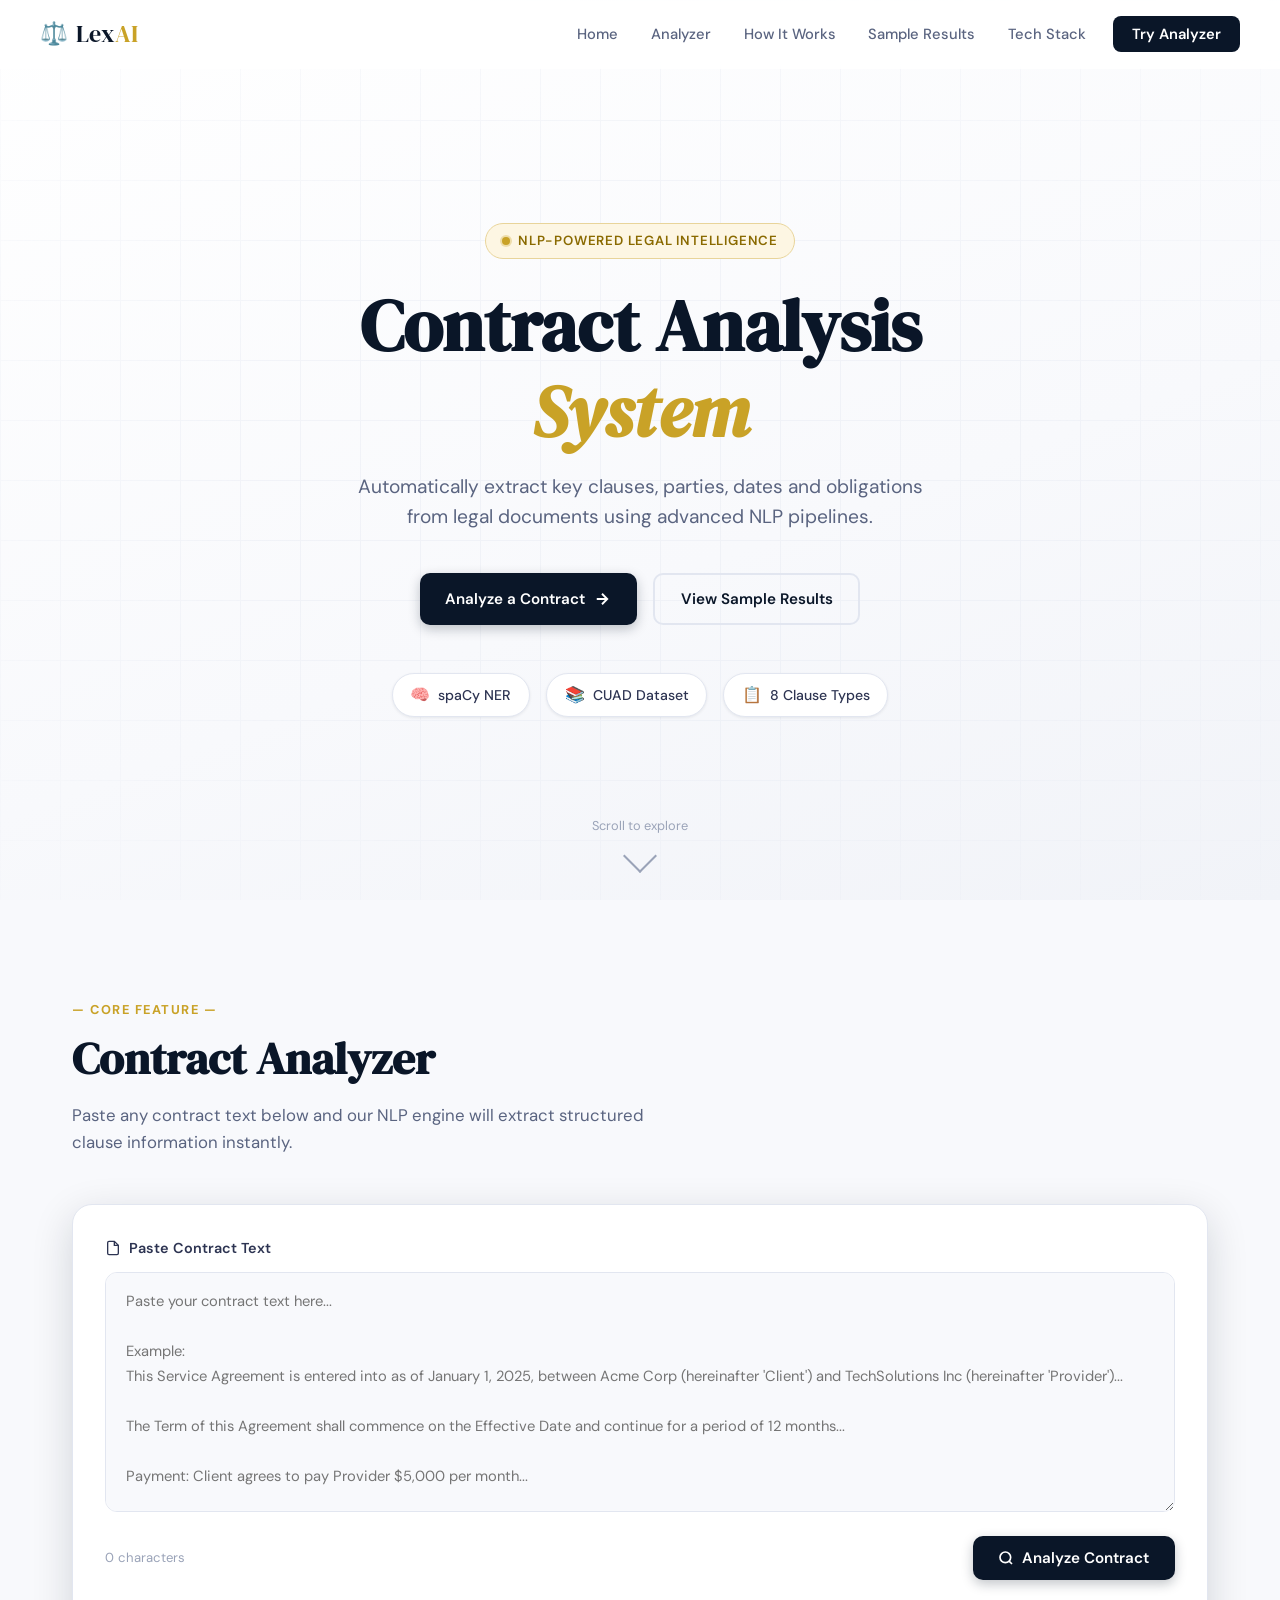
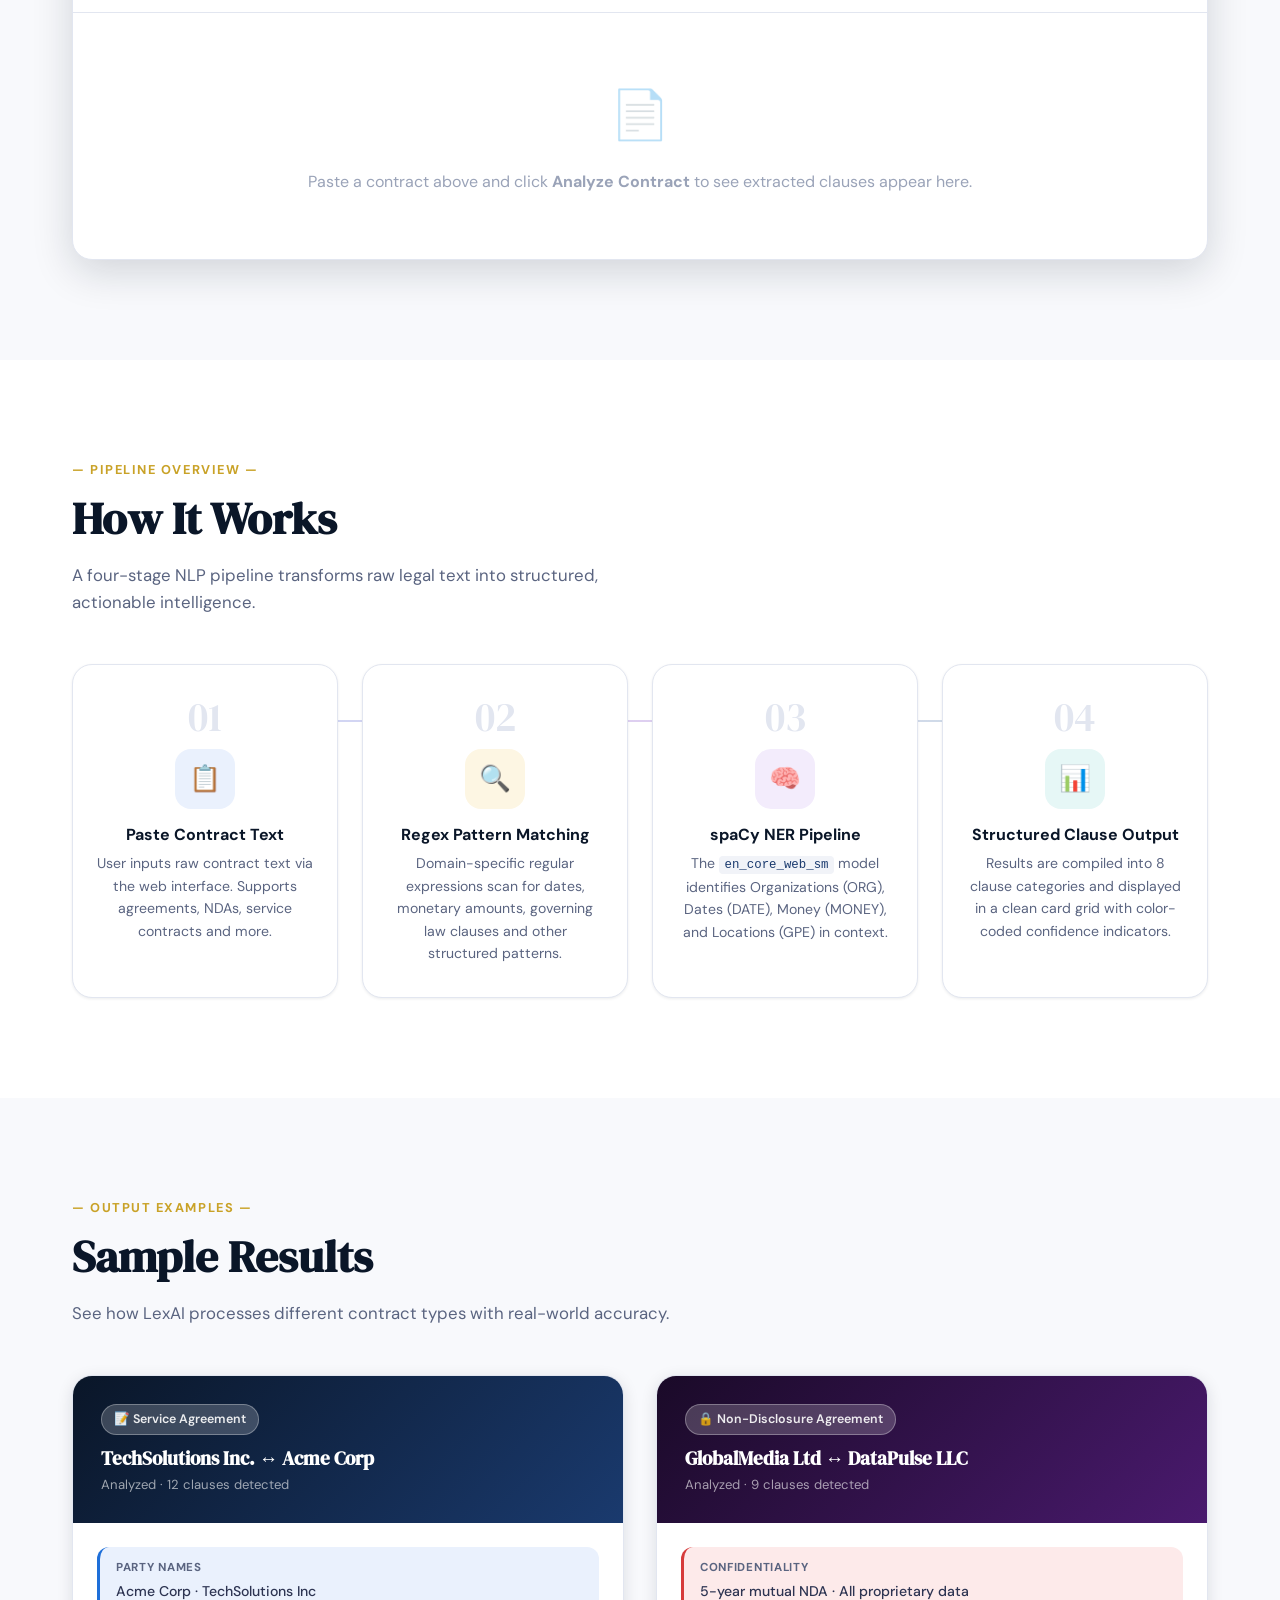
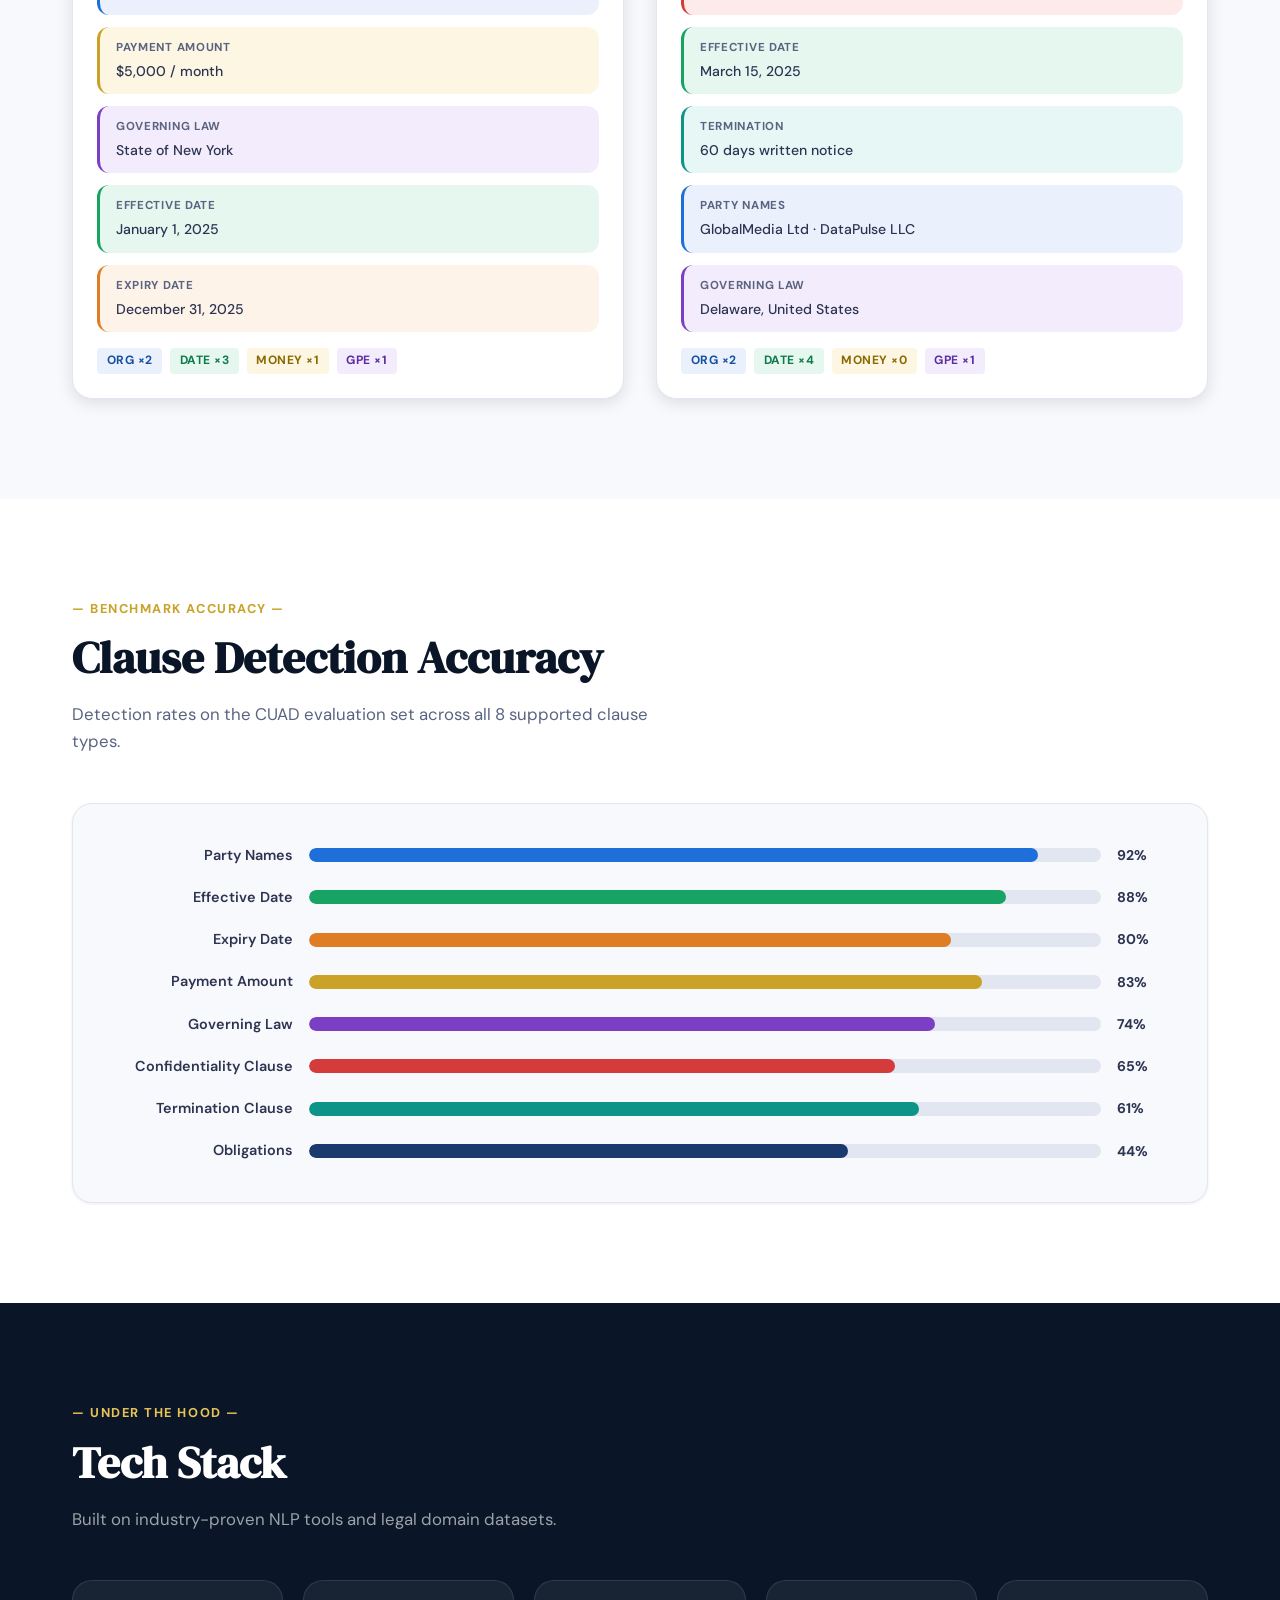
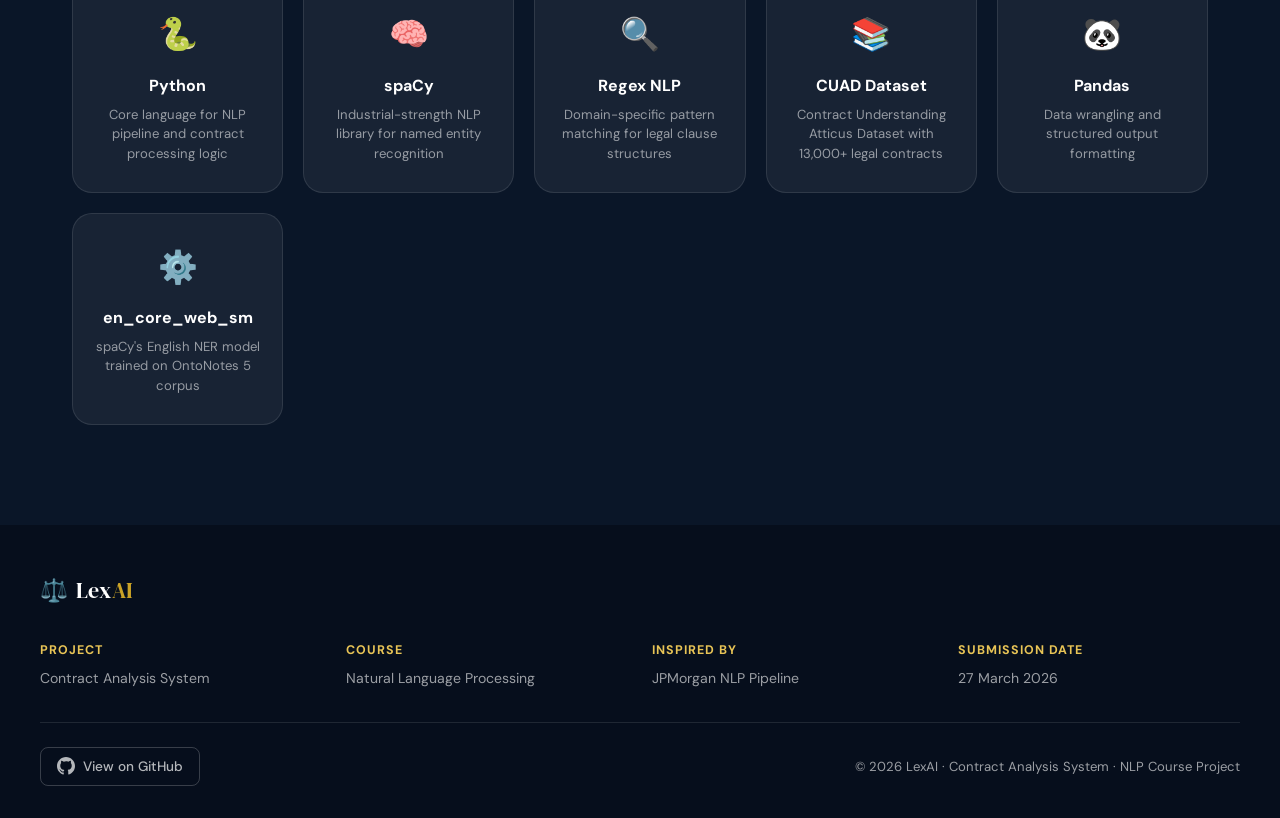
<file: nlp pr 3/index.html>
<!DOCTYPE html>
<html lang="en">
<head>
  <meta charset="UTF-8" />
  <meta name="viewport" content="width=device-width, initial-scale=1.0" />
  <title>LexAI – Contract Analysis System</title>
  <meta name="description" content="Automatically extract key clauses, parties, dates and obligations from legal documents using NLP. Powered by spaCy and the CUAD dataset." />
  <link rel="preconnect" href="https://fonts.googleapis.com" />
  <link rel="preconnect" href="https://fonts.gstatic.com" crossorigin />
  <link href="https://fonts.googleapis.com/css2?family=DM+Serif+Display:ital@0;1&family=DM+Sans:ital,opsz,wght@0,9..40,300;0,9..40,400;0,9..40,500;0,9..40,600;0,9..40,700;1,9..40,400&display=swap" rel="stylesheet" />
  <link rel="stylesheet" href="style.css" />
</head>
<body>

<!-- ═══════════════ NAVBAR ═══════════════ -->
<nav class="navbar" id="navbar">
  <div class="nav-container">
    <a href="#" class="logo" id="logo-link">
      <span class="logo-icon">⚖️</span>
      <span class="logo-text">Lex<span class="logo-accent">AI</span></span>
    </a>
    <ul class="nav-links" id="nav-links">
      <li><a href="#home" class="nav-link">Home</a></li>
      <li><a href="#analyzer" class="nav-link">Analyzer</a></li>
      <li><a href="#how-it-works" class="nav-link">How It Works</a></li>
      <li><a href="#sample-results" class="nav-link">Sample Results</a></li>
      <li><a href="#tech-stack" class="nav-link">Tech Stack</a></li>
      <li><a href="#analyzer" class="nav-cta">Try Analyzer</a></li>
    </ul>
    <button class="hamburger" id="hamburger" aria-label="Toggle menu">
      <span></span><span></span><span></span>
    </button>
  </div>
</nav>

<!-- ═══════════════ HERO ═══════════════ -->
<section class="hero" id="home">
  <div class="hero-bg-grid"></div>
  <div class="hero-container">
    <div class="hero-badge">
      <span class="badge-dot"></span>
      NLP-Powered Legal Intelligence
    </div>
    <h1 class="hero-title">Contract Analysis<br /><em>System</em></h1>
    <p class="hero-tagline">Automatically extract key clauses, parties, dates and obligations<br class="br-desktop" /> from legal documents using advanced NLP pipelines.</p>
    <div class="hero-actions">
      <a href="#analyzer" class="btn btn-primary" id="hero-analyze-btn">
        <span>Analyze a Contract</span>
        <svg width="18" height="18" viewBox="0 0 24 24" fill="none" stroke="currentColor" stroke-width="2.5"><path d="M5 12h14M12 5l7 7-7 7"/></svg>
      </a>
      <a href="#sample-results" class="btn btn-outline" id="hero-sample-btn">View Sample Results</a>
    </div>
    <div class="hero-stats">
      <div class="stat-badge" id="stat-spacy">
        <span class="stat-icon">🧠</span>
        <span>spaCy NER</span>
      </div>
      <div class="stat-badge" id="stat-cuad">
        <span class="stat-icon">📚</span>
        <span>CUAD Dataset</span>
      </div>
      <div class="stat-badge" id="stat-clauses">
        <span class="stat-icon">📋</span>
        <span>8 Clause Types</span>
      </div>
    </div>
  </div>
  <div class="hero-scroll-hint">
    <span>Scroll to explore</span>
    <div class="scroll-arrow"></div>
  </div>
</section>

<!-- ═══════════════ ANALYZER ═══════════════ -->
<section class="analyzer-section" id="analyzer">
  <div class="section-container">
    <div class="section-label">— Core Feature —</div>
    <h2 class="section-title">Contract Analyzer</h2>
    <p class="section-sub">Paste any contract text below and our NLP engine will extract structured clause information instantly.</p>

    <div class="analyzer-card">
      <div class="analyzer-input-area">
        <label for="contract-input" class="input-label">
          <svg width="16" height="16" viewBox="0 0 24 24" fill="none" stroke="currentColor" stroke-width="2"><path d="M14 2H6a2 2 0 0 0-2 2v16a2 2 0 0 0 2 2h12a2 2 0 0 0 2-2V8z"/><polyline points="14 2 14 8 20 8"/></svg>
          Paste Contract Text
        </label>
        <textarea id="contract-input" class="contract-textarea" placeholder="Paste your contract text here...&#10;&#10;Example:&#10;This Service Agreement is entered into as of January 1, 2025, between Acme Corp (hereinafter 'Client') and TechSolutions Inc (hereinafter 'Provider')...&#10;&#10;The Term of this Agreement shall commence on the Effective Date and continue for a period of 12 months...&#10;&#10;Payment: Client agrees to pay Provider $5,000 per month...&#10;&#10;This Agreement shall be governed by the laws of the State of New York...&#10;&#10;Confidentiality: Each party agrees to maintain in strict confidence all Confidential Information received from the other party...&#10;&#10;Either party may terminate this Agreement upon 30 days written notice..."></textarea>
        <div class="input-footer">
          <span class="char-count" id="char-count">0 characters</span>
          <button class="btn btn-primary" id="analyze-btn">
            <svg width="16" height="16" viewBox="0 0 24 24" fill="none" stroke="currentColor" stroke-width="2.5"><circle cx="11" cy="11" r="8"/><line x1="21" y1="21" x2="16.65" y2="16.65"/></svg>
            Analyze Contract
          </button>
        </div>
      </div>

      <div class="results-area" id="results-area" style="display:none;">
        <div class="results-header">
          <h3 class="results-title">
            <svg width="20" height="20" viewBox="0 0 24 24" fill="none" stroke="currentColor" stroke-width="2"><polyline points="9 11 12 14 22 4"/><path d="M21 12v7a2 2 0 0 1-2 2H5a2 2 0 0 1-2-2V5a2 2 0 0 1 2-2h11"/></svg>
            Extracted Clauses
          </h3>
          <span class="results-badge" id="clauses-found-badge">8 clause types analyzed</span>
        </div>
        <div class="clause-grid" id="clause-grid"></div>

        <div class="entities-section">
          <h4 class="entities-title">Named Entity Recognition (spaCy)</h4>
          <div class="entities-grid" id="entities-grid"></div>
        </div>
      </div>

      <div class="placeholder-state" id="placeholder-state">
        <div class="placeholder-icon">📄</div>
        <p>Paste a contract above and click <strong>Analyze Contract</strong> to see extracted clauses appear here.</p>
      </div>
    </div>
  </div>
</section>

<!-- ═══════════════ HOW IT WORKS ═══════════════ -->
<section class="how-section" id="how-it-works">
  <div class="section-container">
    <div class="section-label">— Pipeline Overview —</div>
    <h2 class="section-title">How It Works</h2>
    <p class="section-sub">A four-stage NLP pipeline transforms raw legal text into structured, actionable intelligence.</p>
    <div class="steps-wrapper">
      <div class="steps-line"></div>
      <div class="steps-grid">
        <div class="step-card reveal" id="step-1">
          <div class="step-number">01</div>
          <div class="step-icon-wrap" style="background: var(--blue-soft);">
            <span class="step-icon">📋</span>
          </div>
          <h3 class="step-title">Paste Contract Text</h3>
          <p class="step-desc">User inputs raw contract text via the web interface. Supports agreements, NDAs, service contracts and more.</p>
        </div>
        <div class="step-card reveal" id="step-2">
          <div class="step-number">02</div>
          <div class="step-icon-wrap" style="background: var(--gold-soft);">
            <span class="step-icon">🔍</span>
          </div>
          <h3 class="step-title">Regex Pattern Matching</h3>
          <p class="step-desc">Domain-specific regular expressions scan for dates, monetary amounts, governing law clauses and other structured patterns.</p>
        </div>
        <div class="step-card reveal" id="step-3">
          <div class="step-number">03</div>
          <div class="step-icon-wrap" style="background: var(--purple-soft);">
            <span class="step-icon">🧠</span>
          </div>
          <h3 class="step-title">spaCy NER Pipeline</h3>
          <p class="step-desc">The <code>en_core_web_sm</code> model identifies Organizations (ORG), Dates (DATE), Money (MONEY), and Locations (GPE) in context.</p>
        </div>
        <div class="step-card reveal" id="step-4">
          <div class="step-number">04</div>
          <div class="step-icon-wrap" style="background: var(--teal-soft);">
            <span class="step-icon">📊</span>
          </div>
          <h3 class="step-title">Structured Clause Output</h3>
          <p class="step-desc">Results are compiled into 8 clause categories and displayed in a clean card grid with color-coded confidence indicators.</p>
        </div>
      </div>
    </div>
  </div>
</section>

<!-- ═══════════════ SAMPLE RESULTS ═══════════════ -->
<section class="samples-section" id="sample-results">
  <div class="section-container">
    <div class="section-label">— Output Examples —</div>
    <h2 class="section-title">Sample Results</h2>
    <p class="section-sub">See how LexAI processes different contract types with real-world accuracy.</p>
    <div class="samples-grid">
      <!-- Card 1: Service Agreement -->
      <div class="sample-card reveal" id="sample-card-1">
        <div class="sample-card-header" style="background: linear-gradient(135deg, #0a1628 0%, #1a3a6e 100%);">
          <div class="sample-doc-badge">📝 Service Agreement</div>
          <h3 class="sample-card-title">TechSolutions Inc. ↔ Acme Corp</h3>
          <p class="sample-card-date">Analyzed · 12 clauses detected</p>
        </div>
        <div class="sample-clauses">
          <div class="sample-clause-chip chip-blue">
            <span class="chip-label">Party Names</span>
            <span class="chip-value">Acme Corp · TechSolutions Inc</span>
          </div>
          <div class="sample-clause-chip chip-gold">
            <span class="chip-label">Payment Amount</span>
            <span class="chip-value">$5,000 / month</span>
          </div>
          <div class="sample-clause-chip chip-purple">
            <span class="chip-label">Governing Law</span>
            <span class="chip-value">State of New York</span>
          </div>
          <div class="sample-clause-chip chip-green">
            <span class="chip-label">Effective Date</span>
            <span class="chip-value">January 1, 2025</span>
          </div>
          <div class="sample-clause-chip chip-orange">
            <span class="chip-label">Expiry Date</span>
            <span class="chip-value">December 31, 2025</span>
          </div>
          <div class="sample-ner-row">
            <span class="ner-tag org">ORG ×2</span>
            <span class="ner-tag date">DATE ×3</span>
            <span class="ner-tag money">MONEY ×1</span>
            <span class="ner-tag gpe">GPE ×1</span>
          </div>
        </div>
      </div>
      <!-- Card 2: NDA -->
      <div class="sample-card reveal" id="sample-card-2">
        <div class="sample-card-header" style="background: linear-gradient(135deg, #1a0a28 0%, #4a1a6e 100%);">
          <div class="sample-doc-badge">🔒 Non-Disclosure Agreement</div>
          <h3 class="sample-card-title">GlobalMedia Ltd ↔ DataPulse LLC</h3>
          <p class="sample-card-date">Analyzed · 9 clauses detected</p>
        </div>
        <div class="sample-clauses">
          <div class="sample-clause-chip chip-red">
            <span class="chip-label">Confidentiality</span>
            <span class="chip-value">5-year mutual NDA · All proprietary data</span>
          </div>
          <div class="sample-clause-chip chip-green">
            <span class="chip-label">Effective Date</span>
            <span class="chip-value">March 15, 2025</span>
          </div>
          <div class="sample-clause-chip chip-teal">
            <span class="chip-label">Termination</span>
            <span class="chip-value">60 days written notice</span>
          </div>
          <div class="sample-clause-chip chip-blue">
            <span class="chip-label">Party Names</span>
            <span class="chip-value">GlobalMedia Ltd · DataPulse LLC</span>
          </div>
          <div class="sample-clause-chip chip-purple">
            <span class="chip-label">Governing Law</span>
            <span class="chip-value">Delaware, United States</span>
          </div>
          <div class="sample-ner-row">
            <span class="ner-tag org">ORG ×2</span>
            <span class="ner-tag date">DATE ×4</span>
            <span class="ner-tag money">MONEY ×0</span>
            <span class="ner-tag gpe">GPE ×1</span>
          </div>
        </div>
      </div>
    </div>
  </div>
</section>

<!-- ═══════════════ CHART ═══════════════ -->
<section class="chart-section" id="chart">
  <div class="section-container">
    <div class="section-label">— Benchmark Accuracy —</div>
    <h2 class="section-title">Clause Detection Accuracy</h2>
    <p class="section-sub">Detection rates on the CUAD evaluation set across all 8 supported clause types.</p>
    <div class="chart-wrapper reveal" id="chart-wrapper">
      <div class="chart-bar-row" data-pct="92" data-color="var(--blue)">
        <span class="chart-label">Party Names</span>
        <div class="chart-bar-track"><div class="chart-bar" style="background: var(--blue);"></div></div>
        <span class="chart-pct">92%</span>
      </div>
      <div class="chart-bar-row" data-pct="88" data-color="var(--green)">
        <span class="chart-label">Effective Date</span>
        <div class="chart-bar-track"><div class="chart-bar" style="background: var(--green);"></div></div>
        <span class="chart-pct">88%</span>
      </div>
      <div class="chart-bar-row" data-pct="81" data-color="var(--orange)">
        <span class="chart-label">Expiry Date</span>
        <div class="chart-bar-track"><div class="chart-bar" style="background: var(--orange);"></div></div>
        <span class="chart-pct">81%</span>
      </div>
      <div class="chart-bar-row" data-pct="85" data-color="var(--gold)">
        <span class="chart-label">Payment Amount</span>
        <div class="chart-bar-track"><div class="chart-bar" style="background: var(--gold);"></div></div>
        <span class="chart-pct">85%</span>
      </div>
      <div class="chart-bar-row" data-pct="79" data-color="var(--purple)">
        <span class="chart-label">Governing Law</span>
        <div class="chart-bar-track"><div class="chart-bar" style="background: var(--purple);"></div></div>
        <span class="chart-pct">79%</span>
      </div>
      <div class="chart-bar-row" data-pct="74" data-color="var(--red)">
        <span class="chart-label">Confidentiality Clause</span>
        <div class="chart-bar-track"><div class="chart-bar" style="background: var(--red);"></div></div>
        <span class="chart-pct">74%</span>
      </div>
      <div class="chart-bar-row" data-pct="77" data-color="var(--teal)">
        <span class="chart-label">Termination Clause</span>
        <div class="chart-bar-track"><div class="chart-bar" style="background: var(--teal);"></div></div>
        <span class="chart-pct">77%</span>
      </div>
      <div class="chart-bar-row" data-pct="68" data-color="var(--navy-mid)">
        <span class="chart-label">Obligations</span>
        <div class="chart-bar-track"><div class="chart-bar" style="background: var(--navy-mid);"></div></div>
        <span class="chart-pct">68%</span>
      </div>
    </div>
  </div>
</section>

<!-- ═══════════════ TECH STACK ═══════════════ -->
<section class="tech-section" id="tech-stack">
  <div class="section-container">
    <div class="section-label">— Under the Hood —</div>
    <h2 class="section-title">Tech Stack</h2>
    <p class="section-sub">Built on industry-proven NLP tools and legal domain datasets.</p>
    <div class="tech-grid">
      <div class="tech-card reveal" id="tech-python">
        <div class="tech-icon">🐍</div>
        <div class="tech-name">Python</div>
        <div class="tech-desc">Core language for NLP pipeline and contract processing logic</div>
      </div>
      <div class="tech-card reveal" id="tech-spacy">
        <div class="tech-icon">🧠</div>
        <div class="tech-name">spaCy</div>
        <div class="tech-desc">Industrial-strength NLP library for named entity recognition</div>
      </div>
      <div class="tech-card reveal" id="tech-regex">
        <div class="tech-icon">🔍</div>
        <div class="tech-name">Regex NLP</div>
        <div class="tech-desc">Domain-specific pattern matching for legal clause structures</div>
      </div>
      <div class="tech-card reveal" id="tech-cuad">
        <div class="tech-icon">📚</div>
        <div class="tech-name">CUAD Dataset</div>
        <div class="tech-desc">Contract Understanding Atticus Dataset with 13,000+ legal contracts</div>
      </div>
      <div class="tech-card reveal" id="tech-pandas">
        <div class="tech-icon">🐼</div>
        <div class="tech-name">Pandas</div>
        <div class="tech-desc">Data wrangling and structured output formatting</div>
      </div>
      <div class="tech-card reveal" id="tech-model">
        <div class="tech-icon">⚙️</div>
        <div class="tech-name">en_core_web_sm</div>
        <div class="tech-desc">spaCy's English NER model trained on OntoNotes 5 corpus</div>
      </div>
    </div>
  </div>
</section>

<!-- ═══════════════ FOOTER ═══════════════ -->
<footer class="footer">
  <div class="footer-container">
    <div class="footer-brand">
      <span class="logo-icon">⚖️</span>
      <span class="logo-text">Lex<span class="logo-accent">AI</span></span>
    </div>
    <div class="footer-grid">
      <div class="footer-col">
        <h4>Project</h4>
        <p>Contract Analysis System</p>
      </div>
      <div class="footer-col">
        <h4>Course</h4>
        <p>Natural Language Processing</p>
      </div>
      <div class="footer-col">
        <h4>Inspired By</h4>
        <p>JPMorgan NLP Pipeline</p>
      </div>
      <div class="footer-col">
        <h4>Submission Date</h4>
        <p>27 March 2026</p>
      </div>
    </div>
    <div class="footer-bottom">
      <a href="#" class="footer-github" id="footer-github">
        <svg width="18" height="18" viewBox="0 0 24 24" fill="currentColor"><path d="M12 0C5.373 0 0 5.373 0 12c0 5.303 3.438 9.8 8.205 11.387.6.111.82-.261.82-.577v-2.234c-3.338.726-4.033-1.416-4.033-1.416-.546-1.387-1.333-1.756-1.333-1.756-1.089-.745.083-.729.083-.729 1.205.084 1.839 1.237 1.839 1.237 1.07 1.834 2.807 1.304 3.492.997.107-.775.418-1.305.762-1.604-2.665-.305-5.467-1.334-5.467-5.931 0-1.311.469-2.381 1.236-3.221-.124-.303-.535-1.524.117-3.176 0 0 1.008-.322 3.301 1.23A11.509 11.509 0 0 1 12 5.803c1.02.005 2.047.138 3.006.404 2.291-1.552 3.297-1.23 3.297-1.23.653 1.653.242 2.874.118 3.176.77.84 1.235 1.911 1.235 3.221 0 4.609-2.807 5.624-5.479 5.921.43.372.823 1.102.823 2.222v3.293c0 .319.218.694.825.576C20.565 21.796 24 17.303 24 12c0-6.627-5.373-12-12-12z"/></svg>
        View on GitHub
      </a>
      <p class="footer-copy">© 2026 LexAI · Contract Analysis System · NLP Course Project</p>
    </div>
  </div>
</footer>

<link rel="stylesheet" href="style.css" />
<script src="app.js"></script>
</body>
</html>
</file>
<file: nlp pr 1/style.css>
/* =============================================
   FINANCIAL NEWS SUMMARIZER — STYLESHEET
   Dark Navy / White / Gold — Bloomberg Style
   ============================================= */

/* ---------- RESET & BASE ---------- */
*, *::before, *::after { box-sizing: border-box; margin: 0; padding: 0; }

:root {
  --navy-950: #050c1a;
  --navy-900: #080f1f;
  --navy-800: #0d1a2e;
  --navy-700: #112038;
  --navy-600: #162840;
  --navy-500: #1c324d;
  --gold-400: #d4af37;
  --gold-300: #e2c55a;
  --gold-200: #f0d980;
  --gold-glow: rgba(212, 175, 55, 0.15);
  --white: #ffffff;
  --white-90: rgba(255,255,255,0.9);
  --white-70: rgba(255,255,255,0.7);
  --white-40: rgba(255,255,255,0.4);
  --white-15: rgba(255,255,255,0.15);
  --white-08: rgba(255,255,255,0.08);
  --white-05: rgba(255,255,255,0.05);
  --blue-accent: #4a90d9;
  --green-accent: #3ecf8e;
  --purple-accent: #a855f7;
  --yellow-accent: #fbbf24;
  --border: rgba(255,255,255,0.1);
  --border-gold: rgba(212,175,55,0.3);
  --font: 'DM Sans', -apple-system, BlinkMacSystemFont, sans-serif;
  --mono: 'DM Mono', 'Courier New', monospace;
  --radius: 14px;
  --radius-lg: 20px;
  --shadow: 0 4px 24px rgba(0,0,0,0.4);
  --shadow-lg: 0 8px 48px rgba(0,0,0,0.5);
  --transition: 0.3s cubic-bezier(0.4, 0, 0.2, 1);
}

html { scroll-behavior: smooth; }

body {
  font-family: var(--font);
  background: var(--navy-950);
  color: var(--white);
  line-height: 1.6;
  overflow-x: hidden;
}

::selection { background: var(--gold-400); color: var(--navy-950); }

/* ---------- SCROLLBAR ---------- */
::-webkit-scrollbar { width: 6px; }
::-webkit-scrollbar-track { background: var(--navy-900); }
::-webkit-scrollbar-thumb { background: var(--navy-500); border-radius: 3px; }
::-webkit-scrollbar-thumb:hover { background: var(--gold-400); }

/* ---------- UTILITY ---------- */
.container {
  max-width: 1200px;
  margin: 0 auto;
  padding: 0 24px;
}

.gradient-text {
  background: linear-gradient(135deg, var(--gold-400) 0%, var(--gold-200) 50%, var(--gold-300) 100%);
  -webkit-background-clip: text;
  -webkit-text-fill-color: transparent;
  background-clip: text;
}

/* ---------- NAVBAR ---------- */
.navbar {
  position: fixed;
  top: 0;
  left: 0;
  right: 0;
  z-index: 100;
  padding: 0;
  transition: background var(--transition), border-bottom var(--transition), box-shadow var(--transition);
}

.navbar.scrolled {
  background: rgba(5, 12, 26, 0.97);
  border-bottom: 1px solid var(--border);
  box-shadow: 0 4px 24px rgba(0,0,0,0.5);
  backdrop-filter: blur(20px);
}

.nav-inner {
  max-width: 1200px;
  margin: 0 auto;
  padding: 0 24px;
  height: 70px;
  display: flex;
  align-items: center;
  gap: 40px;
}

.nav-logo {
  display: flex;
  align-items: center;
  gap: 8px;
  text-decoration: none;
  font-weight: 700;
  font-size: 1.1rem;
  letter-spacing: -0.02em;
}

.logo-icon {
  color: var(--gold-400);
  font-size: 0.8rem;
}

.logo-text { color: var(--white); }
.logo-accent { color: var(--gold-400); }

.nav-links {
  list-style: none;
  display: flex;
  align-items: center;
  gap: 32px;
  margin-left: auto;
}

.nav-links a {
  color: var(--white-70);
  text-decoration: none;
  font-size: 0.9rem;
  font-weight: 500;
  transition: color var(--transition);
  letter-spacing: 0.01em;
}

.nav-links a:hover { color: var(--white); }

.nav-cta {
  background: var(--gold-400);
  color: var(--navy-950);
  border: none;
  padding: 9px 20px;
  border-radius: 8px;
  font-size: 0.875rem;
  font-weight: 600;
  font-family: var(--font);
  cursor: pointer;
  transition: background var(--transition), transform 0.15s;
  white-space: nowrap;
}

.nav-cta:hover { background: var(--gold-300); transform: translateY(-1px); }

.hamburger {
  display: none;
  flex-direction: column;
  gap: 5px;
  background: none;
  border: none;
  cursor: pointer;
  padding: 4px;
  margin-left: auto;
}

.hamburger span {
  display: block;
  width: 24px;
  height: 2px;
  background: var(--white);
  border-radius: 2px;
  transition: var(--transition);
}

.mobile-menu {
  display: none;
  flex-direction: column;
  background: var(--navy-900);
  border-top: 1px solid var(--border);
  padding: 16px 24px;
  gap: 4px;
}

.mobile-menu.open { display: flex; }

.mobile-menu a {
  color: var(--white-70);
  text-decoration: none;
  font-size: 0.95rem;
  font-weight: 500;
  padding: 10px 0;
  border-bottom: 1px solid var(--white-05);
  transition: color var(--transition);
}

.mobile-menu a:hover { color: var(--gold-400); }

/* ---------- HERO ---------- */
.hero {
  min-height: 100vh;
  display: flex;
  flex-direction: column;
  align-items: center;
  justify-content: center;
  position: relative;
  overflow: hidden;
  padding: 120px 0 80px;
}

.hero-bg {
  position: absolute;
  inset: 0;
  z-index: 0;
}

.hero-grid {
  position: absolute;
  inset: 0;
  background-image:
    linear-gradient(rgba(255,255,255,0.03) 1px, transparent 1px),
    linear-gradient(90deg, rgba(255,255,255,0.03) 1px, transparent 1px);
  background-size: 60px 60px;
  mask-image: radial-gradient(ellipse 80% 80% at 50% 50%, black 30%, transparent 100%);
}

.hero-orb {
  position: absolute;
  border-radius: 50%;
  filter: blur(80px);
  opacity: 0.4;
  pointer-events: none;
}

.hero-orb-1 {
  width: 600px;
  height: 600px;
  background: radial-gradient(circle, rgba(212,175,55,0.25) 0%, transparent 70%);
  top: -100px;
  right: -100px;
  animation: orbFloat 8s ease-in-out infinite;
}

.hero-orb-2 {
  width: 500px;
  height: 500px;
  background: radial-gradient(circle, rgba(74,144,217,0.2) 0%, transparent 70%);
  bottom: -100px;
  left: -100px;
  animation: orbFloat 10s ease-in-out infinite reverse;
}

@keyframes orbFloat {
  0%, 100% { transform: translate(0, 0) scale(1); }
  50% { transform: translate(30px, -30px) scale(1.05); }
}

.hero-content {
  position: relative;
  z-index: 1;
  text-align: center;
  max-width: 800px;
}

.hero-badge {
  display: inline-flex;
  align-items: center;
  gap: 8px;
  background: var(--white-08);
  border: 1px solid var(--border);
  border-radius: 100px;
  padding: 6px 16px;
  font-size: 0.8rem;
  font-weight: 500;
  color: var(--white-70);
  letter-spacing: 0.03em;
  margin-bottom: 28px;
}

.badge-dot {
  width: 6px;
  height: 6px;
  background: var(--gold-400);
  border-radius: 50%;
  animation: pulse 2s ease-in-out infinite;
}

@keyframes pulse {
  0%, 100% { opacity: 1; transform: scale(1); }
  50% { opacity: 0.5; transform: scale(0.8); }
}

.hero-title {
  font-size: clamp(3rem, 7vw, 5.5rem);
  font-weight: 700;
  line-height: 1.05;
  letter-spacing: -0.04em;
  margin-bottom: 24px;
}

.hero-tagline {
  font-size: clamp(1rem, 2vw, 1.2rem);
  color: var(--white-70);
  line-height: 1.7;
  margin-bottom: 40px;
  font-weight: 400;
}

.hero-actions {
  display: flex;
  align-items: center;
  justify-content: center;
  gap: 16px;
  flex-wrap: wrap;
  margin-bottom: 60px;
}

.btn-primary {
  display: inline-flex;
  align-items: center;
  gap: 8px;
  background: var(--gold-400);
  color: var(--navy-950);
  border: none;
  padding: 14px 28px;
  border-radius: 10px;
  font-size: 1rem;
  font-weight: 600;
  font-family: var(--font);
  cursor: pointer;
  transition: background var(--transition), transform 0.15s, box-shadow 0.3s;
  box-shadow: 0 8px 32px rgba(212,175,55,0.3);
}

.btn-primary:hover {
  background: var(--gold-300);
  transform: translateY(-2px);
  box-shadow: 0 12px 40px rgba(212,175,55,0.4);
}

.btn-ghost {
  display: inline-flex;
  align-items: center;
  background: transparent;
  color: var(--white-70);
  border: 1px solid var(--border);
  padding: 14px 28px;
  border-radius: 10px;
  font-size: 1rem;
  font-weight: 500;
  font-family: var(--font);
  cursor: pointer;
  transition: border-color var(--transition), color var(--transition), background var(--transition);
}

.btn-ghost:hover {
  border-color: var(--white-40);
  color: var(--white);
  background: var(--white-05);
}

.hero-stats {
  display: flex;
  align-items: center;
  justify-content: center;
  gap: 40px;
  flex-wrap: wrap;
}

.stat {
  display: flex;
  flex-direction: column;
  align-items: center;
  gap: 4px;
}

.stat-num {
  font-size: 1.1rem;
  font-weight: 700;
  color: var(--gold-400);
  letter-spacing: -0.01em;
  font-family: var(--mono);
}

.stat-label {
  font-size: 0.75rem;
  color: var(--white-40);
  letter-spacing: 0.08em;
  text-transform: uppercase;
}

.stat-divider {
  width: 1px;
  height: 36px;
  background: var(--border);
}

.hero-scroll-hint {
  position: absolute;
  bottom: 32px;
  left: 50%;
  transform: translateX(-50%);
  display: flex;
  flex-direction: column;
  align-items: center;
}

.scroll-dot {
  width: 1px;
  height: 60px;
  background: linear-gradient(to bottom, transparent, var(--gold-400));
  animation: scrollLine 2s ease-in-out infinite;
}

@keyframes scrollLine {
  0% { transform: scaleY(0); transform-origin: top; opacity: 0; }
  50% { transform: scaleY(1); transform-origin: top; opacity: 1; }
  100% { transform: scaleY(0); transform-origin: bottom; opacity: 0; }
}

/* ---------- SECTION HEADERS ---------- */
.section-header {
  text-align: center;
  margin-bottom: 64px;
}

.section-tag {
  display: inline-block;
  background: var(--gold-glow);
  border: 1px solid var(--border-gold);
  color: var(--gold-400);
  font-size: 0.75rem;
  font-weight: 600;
  letter-spacing: 0.1em;
  text-transform: uppercase;
  padding: 5px 14px;
  border-radius: 100px;
  margin-bottom: 16px;
}

.section-title {
  font-size: clamp(2rem, 4vw, 2.8rem);
  font-weight: 700;
  letter-spacing: -0.03em;
  line-height: 1.1;
  margin-bottom: 16px;
}

.section-sub {
  font-size: 1.05rem;
  color: var(--white-70);
  max-width: 560px;
  margin: 0 auto;
  line-height: 1.7;
}

/* ---------- SUMMARIZER SECTION ---------- */
.summarizer-section {
  padding: 100px 0;
  background: var(--navy-900);
  position: relative;
}

.summarizer-card {
  background: var(--navy-800);
  border: 1px solid var(--border);
  border-radius: var(--radius-lg);
  overflow: hidden;
  box-shadow: var(--shadow-lg);
  transition: border-color var(--transition);
}

.summarizer-card:focus-within {
  border-color: var(--border-gold);
  box-shadow: 0 0 0 3px rgba(212,175,55,0.08), var(--shadow-lg);
}

.summarizer-toolbar {
  display: flex;
  align-items: center;
  justify-content: space-between;
  padding: 14px 20px;
  border-bottom: 1px solid var(--border);
  background: var(--navy-700);
}

.toolbar-label {
  display: flex;
  align-items: center;
  gap: 6px;
  font-size: 0.8rem;
  font-weight: 600;
  color: var(--white-40);
  letter-spacing: 0.05em;
  text-transform: uppercase;
}

.toolbar-clear {
  background: transparent;
  border: 1px solid var(--border);
  color: var(--white-40);
  font-size: 0.8rem;
  font-family: var(--font);
  padding: 4px 12px;
  border-radius: 6px;
  cursor: pointer;
  transition: border-color var(--transition), color var(--transition);
}

.toolbar-clear:hover { border-color: var(--white-40); color: var(--white-70); }

.article-textarea {
  width: 100%;
  background: transparent;
  border: none;
  outline: none;
  color: var(--white-90);
  font-family: var(--font);
  font-size: 0.95rem;
  line-height: 1.8;
  padding: 24px;
  resize: vertical;
  min-height: 260px;
  caret-color: var(--gold-400);
}

.article-textarea::placeholder {
  color: var(--white-40);
  line-height: 2;
}

.summarizer-footer {
  display: flex;
  align-items: center;
  justify-content: space-between;
  padding: 14px 20px;
  border-top: 1px solid var(--border);
  background: var(--navy-700);
  flex-wrap: wrap;
  gap: 12px;
}

.char-count {
  font-size: 0.8rem;
  color: var(--white-40);
  font-family: var(--mono);
}

.btn-summarize {
  display: inline-flex;
  align-items: center;
  gap: 8px;
  background: var(--gold-400);
  color: var(--navy-950);
  border: none;
  padding: 10px 24px;
  border-radius: 8px;
  font-size: 0.9rem;
  font-weight: 700;
  font-family: var(--font);
  cursor: pointer;
  letter-spacing: 0.01em;
  transition: background var(--transition), transform 0.15s, box-shadow 0.3s;
  box-shadow: 0 4px 16px rgba(212,175,55,0.3);
}

.btn-summarize:hover {
  background: var(--gold-300);
  transform: translateY(-1px);
  box-shadow: 0 6px 24px rgba(212,175,55,0.4);
}

.btn-summarize:active { transform: translateY(0); }

/* RESULT CARD */
.result-card {
  margin-top: 28px;
  background: var(--navy-800);
  border: 1px solid var(--border-gold);
  border-radius: var(--radius-lg);
  overflow: hidden;
  animation: slideUp 0.5s cubic-bezier(0.4, 0, 0.2, 1);
  box-shadow: 0 8px 48px rgba(212,175,55,0.1);
}

@keyframes slideUp {
  from { opacity: 0; transform: translateY(20px); }
  to { opacity: 1; transform: translateY(0); }
}

.result-header {
  display: flex;
  align-items: center;
  justify-content: space-between;
  padding: 16px 24px;
  border-bottom: 1px solid var(--border);
  background: rgba(212,175,55,0.05);
  flex-wrap: wrap;
  gap: 12px;
}

.result-title-row {
  display: flex;
  align-items: center;
  gap: 8px;
  font-size: 0.9rem;
  font-weight: 600;
  color: var(--gold-400);
}

.rouge-badges {
  display: flex;
  gap: 8px;
  flex-wrap: wrap;
}

.rouge-badge {
  display: inline-flex;
  flex-direction: column;
  align-items: center;
  background: var(--navy-700);
  border: 1px solid var(--border);
  border-radius: 8px;
  padding: 6px 12px;
  gap: 2px;
}

.rouge-badge-label {
  font-size: 0.65rem;
  font-weight: 700;
  color: var(--white-40);
  text-transform: uppercase;
  letter-spacing: 0.06em;
}

.rouge-badge-value {
  font-size: 0.9rem;
  font-weight: 700;
  color: var(--gold-400);
  font-family: var(--mono);
}

.result-body {
  padding: 24px;
  font-size: 1rem;
  line-height: 1.8;
  color: var(--white-90);
}

.result-actions {
  display: flex;
  gap: 10px;
  padding: 14px 24px;
  border-top: 1px solid var(--border);
  background: var(--navy-700);
}

.result-btn {
  display: inline-flex;
  align-items: center;
  gap: 6px;
  background: transparent;
  border: 1px solid var(--border);
  color: var(--white-70);
  font-size: 0.8rem;
  font-weight: 500;
  font-family: var(--font);
  padding: 7px 16px;
  border-radius: 7px;
  cursor: pointer;
  transition: border-color var(--transition), color var(--transition), background var(--transition);
}

.result-btn:hover {
  border-color: var(--gold-400);
  color: var(--gold-400);
  background: var(--gold-glow);
}

/* LOADING CARD */
.loading-card {
  margin-top: 28px;
  background: var(--navy-800);
  border: 1px solid var(--border);
  border-radius: var(--radius-lg);
  padding: 60px 24px;
  text-align: center;
  animation: slideUp 0.4s ease;
}

.loading-pulse {
  position: relative;
  width: 80px;
  height: 80px;
  margin: 0 auto 28px;
  display: flex;
  align-items: center;
  justify-content: center;
}

.pulse-ring {
  position: absolute;
  width: 100%;
  height: 100%;
  border-radius: 50%;
  border: 2px solid var(--gold-400);
  opacity: 0;
  animation: ringPulse 2s ease-out infinite;
}

.pulse-ring-2 { animation-delay: 0.8s; }

@keyframes ringPulse {
  0% { transform: scale(0.5); opacity: 0.8; }
  100% { transform: scale(1.5); opacity: 0; }
}

.pulse-core {
  width: 52px;
  height: 52px;
  background: var(--gold-glow);
  border: 1px solid var(--border-gold);
  border-radius: 50%;
  display: flex;
  align-items: center;
  justify-content: center;
  color: var(--gold-400);
  animation: corePulse 1.5s ease-in-out infinite;
}

@keyframes corePulse {
  0%, 100% { transform: scale(1); }
  50% { transform: scale(1.1); }
}

.loading-text {
  font-size: 1rem;
  font-weight: 600;
  color: var(--white-90);
  margin-bottom: 8px;
}

.loading-sub {
  font-size: 0.85rem;
  color: var(--white-40);
}

.loading-dots::after {
  content: '';
  animation: dots 1.5s steps(4, end) infinite;
}

@keyframes dots {
  0%, 20% { content: ''; }
  40% { content: '.'; }
  60% { content: '..'; }
  80%, 100% { content: '...'; }
}

/* ---------- FEATURES ---------- */
.features-section {
  padding: 100px 0;
  background: var(--navy-950);
}

.features-grid {
  display: grid;
  grid-template-columns: repeat(3, 1fr);
  gap: 24px;
}

.feature-card {
  background: var(--navy-800);
  border: 1px solid var(--border);
  border-radius: var(--radius-lg);
  padding: 36px 28px;
  transition: transform var(--transition), border-color var(--transition), box-shadow var(--transition);
  position: relative;
  overflow: hidden;
}

.feature-card:hover {
  transform: translateY(-4px);
  border-color: rgba(255,255,255,0.2);
  box-shadow: 0 16px 48px rgba(0,0,0,0.4);
}

.feature-card-highlight {
  border-color: var(--border-gold);
  background: linear-gradient(135deg, var(--navy-700) 0%, var(--navy-800) 100%);
}

.feature-card-highlight:hover {
  border-color: var(--gold-400);
  box-shadow: 0 16px 48px rgba(212,175,55,0.15);
}

.feature-card-glow {
  position: absolute;
  top: -40%;
  right: -20%;
  width: 200px;
  height: 200px;
  background: radial-gradient(circle, rgba(212,175,55,0.12) 0%, transparent 70%);
  pointer-events: none;
}

.feature-icon {
  width: 56px;
  height: 56px;
  background: var(--navy-600);
  border: 1px solid var(--border);
  border-radius: 14px;
  display: flex;
  align-items: center;
  justify-content: center;
  color: var(--gold-400);
  margin-bottom: 24px;
  transition: background var(--transition), transform var(--transition);
}

.feature-card:hover .feature-icon {
  background: var(--gold-glow);
  border-color: var(--border-gold);
  transform: scale(1.05);
}

.feature-title {
  font-size: 1.2rem;
  font-weight: 700;
  letter-spacing: -0.02em;
  margin-bottom: 12px;
}

.feature-desc {
  font-size: 0.9rem;
  color: var(--white-70);
  line-height: 1.7;
  margin-bottom: 20px;
}

.feature-list {
  list-style: none;
  display: flex;
  flex-direction: column;
  gap: 8px;
}

.feature-list li {
  display: flex;
  align-items: center;
  gap: 8px;
  font-size: 0.85rem;
  color: var(--white-70);
}

.feature-list li::before {
  content: '';
  width: 5px;
  height: 5px;
  background: var(--gold-400);
  border-radius: 50%;
  flex-shrink: 0;
}

/* ---------- HOW IT WORKS ---------- */
.how-section {
  padding: 100px 0;
  background: var(--navy-900);
}

.steps-container {
  display: flex;
  align-items: flex-start;
  gap: 0;
  position: relative;
  max-width: 900px;
  margin: 0 auto;
}

.steps-line {
  display: none;
}

.step {
  flex: 1;
  display: flex;
  flex-direction: column;
  align-items: center;
  text-align: center;
  padding: 0 20px;
}

.step-connector {
  flex: 0 0 80px;
  height: 2px;
  background: linear-gradient(90deg, var(--border), var(--border-gold), var(--border));
  margin-top: 44px;
  position: relative;
}

.step-connector::after {
  content: '';
  position: absolute;
  right: -8px;
  top: -5px;
  width: 0;
  height: 0;
  border-top: 6px solid transparent;
  border-bottom: 6px solid transparent;
  border-left: 8px solid var(--border-gold);
}

.step-number {
  font-size: 0.7rem;
  font-weight: 700;
  color: var(--gold-400);
  letter-spacing: 0.1em;
  font-family: var(--mono);
  margin-bottom: 14px;
}

.step-icon {
  width: 76px;
  height: 76px;
  background: var(--navy-800);
  border: 1px solid var(--border);
  border-radius: 50%;
  display: flex;
  align-items: center;
  justify-content: center;
  color: var(--white-70);
  margin-bottom: 20px;
  transition: border-color var(--transition), color var(--transition), box-shadow var(--transition);
}

.step-icon:hover {
  border-color: var(--border-gold);
  color: var(--gold-400);
  box-shadow: 0 0 0 8px rgba(212,175,55,0.06);
}

.step-icon-gold {
  border-color: var(--border-gold);
  color: var(--gold-400);
  background: rgba(212,175,55,0.05);
  box-shadow: 0 0 0 8px rgba(212,175,55,0.04);
}

.step-title {
  font-size: 1.1rem;
  font-weight: 700;
  letter-spacing: -0.02em;
  margin-bottom: 10px;
}

.step-content { max-width: 220px; }

.step-desc {
  font-size: 0.875rem;
  color: var(--white-70);
  line-height: 1.7;
}

/* ---------- SAMPLES ---------- */
.samples-section {
  padding: 100px 0;
  background: var(--navy-950);
}

.samples-grid {
  display: flex;
  flex-direction: column;
  gap: 24px;
}

.sample-card {
  background: var(--navy-800);
  border: 1px solid var(--border);
  border-radius: var(--radius-lg);
  overflow: hidden;
  transition: border-color var(--transition), transform var(--transition), box-shadow var(--transition);
}

.sample-card:hover {
  border-color: rgba(255,255,255,0.18);
  transform: translateY(-2px);
  box-shadow: 0 12px 40px rgba(0,0,0,0.4);
}

.sample-header {
  display: flex;
  align-items: center;
  justify-content: space-between;
  padding: 16px 24px;
  border-bottom: 1px solid var(--border);
  background: var(--navy-700);
  flex-wrap: wrap;
  gap: 10px;
}

.sample-tag {
  font-size: 0.75rem;
  font-weight: 700;
  color: var(--gold-400);
  letter-spacing: 0.07em;
  text-transform: uppercase;
}

.sample-rouge-chips {
  display: flex;
  gap: 6px;
}

.rouge-chip {
  background: var(--navy-800);
  border: 1px solid var(--border);
  color: var(--white-70);
  font-size: 0.72rem;
  font-weight: 600;
  padding: 3px 10px;
  border-radius: 100px;
  font-family: var(--mono);
}

.rouge-chip-gold {
  border-color: var(--border-gold);
  color: var(--gold-400);
  background: var(--gold-glow);
}

.sample-body {
  display: grid;
  grid-template-columns: 1fr auto 1fr;
  gap: 0;
}

.sample-col {
  padding: 28px 24px;
}

.sample-col-label {
  display: flex;
  align-items: center;
  gap: 6px;
  font-size: 0.7rem;
  font-weight: 700;
  letter-spacing: 0.08em;
  text-transform: uppercase;
  color: var(--white-40);
  margin-bottom: 14px;
}

.sample-col-label-gold { color: var(--gold-400); }

.sample-text {
  font-size: 0.9rem;
  color: var(--white-70);
  line-height: 1.8;
}

.sample-text-summary {
  color: var(--white-90);
}

.sample-divider {
  width: 1px;
  background: var(--border);
  margin: 20px 0;
}

/* ---------- TECH STACK ---------- */
.stack-section {
  padding: 100px 0;
  background: var(--navy-900);
}

.stack-grid {
  display: flex;
  justify-content: center;
  gap: 20px;
  flex-wrap: wrap;
}

.stack-badge {
  display: flex;
  flex-direction: column;
  align-items: center;
  gap: 12px;
  background: var(--navy-800);
  border: 1px solid var(--border);
  border-radius: var(--radius);
  padding: 28px 24px;
  min-width: 150px;
  transition: transform var(--transition), border-color var(--transition), box-shadow var(--transition);
  cursor: default;
}

.stack-badge:hover {
  transform: translateY(-4px);
  border-color: rgba(255,255,255,0.2);
  box-shadow: 0 12px 36px rgba(0,0,0,0.4);
}

.stack-icon {
  width: 52px;
  height: 52px;
  border-radius: 12px;
  display: flex;
  align-items: center;
  justify-content: center;
}

.stack-icon-blue { background: rgba(74,144,217,0.15); color: var(--blue-accent); }
.stack-icon-gold { background: rgba(212,175,55,0.12); color: var(--gold-400); }
.stack-icon-yellow { background: rgba(251,191,36,0.12); color: var(--yellow-accent); }
.stack-icon-green { background: rgba(62,207,142,0.12); color: var(--green-accent); }
.stack-icon-purple { background: rgba(168,85,247,0.12); color: var(--purple-accent); }

.stack-name {
  font-size: 0.9rem;
  font-weight: 700;
  letter-spacing: -0.01em;
}

.stack-desc {
  font-size: 0.75rem;
  color: var(--white-40);
  letter-spacing: 0.05em;
  text-transform: uppercase;
}

/* ---------- FOOTER ---------- */
.footer {
  background: var(--navy-950);
  border-top: 1px solid var(--border);
}

.footer-top { padding: 64px 0 48px; }

.footer-inner {
  display: grid;
  grid-template-columns: 1.5fr 1fr 1fr;
  gap: 48px;
}

.footer-logo { margin-bottom: 16px; }

.footer-desc {
  font-size: 0.875rem;
  color: var(--white-40);
  line-height: 1.7;
  max-width: 280px;
}

.footer-links-title {
  font-size: 0.75rem;
  font-weight: 700;
  letter-spacing: 0.08em;
  text-transform: uppercase;
  color: var(--white-40);
  margin-bottom: 20px;
}

.footer-links ul {
  list-style: none;
  display: flex;
  flex-direction: column;
  gap: 10px;
}

.footer-links a {
  color: var(--white-70);
  text-decoration: none;
  font-size: 0.875rem;
  transition: color var(--transition);
}

.footer-links a:hover { color: var(--gold-400); }

.footer-github {
  display: flex;
  align-items: center;
  gap: 6px;
}

.footer-bottom {
  border-top: 1px solid var(--border);
  padding: 20px 0;
}

.footer-bottom-inner {
  display: flex;
  align-items: center;
  justify-content: space-between;
  flex-wrap: wrap;
  gap: 8px;
}

.footer-copy {
  font-size: 0.8rem;
  color: var(--white-40);
}

.footer-date {
  font-size: 0.8rem;
  color: var(--white-40);
}

.footer-date strong { color: var(--gold-400); }

/* ---------- BACK TO TOP ---------- */
.back-to-top {
  position: fixed;
  bottom: 28px;
  right: 28px;
  width: 44px;
  height: 44px;
  background: var(--navy-700);
  border: 1px solid var(--border);
  border-radius: 50%;
  display: flex;
  align-items: center;
  justify-content: center;
  color: var(--white-70);
  cursor: pointer;
  opacity: 0;
  transform: translateY(10px);
  transition: opacity var(--transition), transform var(--transition), background var(--transition), border-color var(--transition);
  z-index: 99;
}

.back-to-top.visible {
  opacity: 1;
  transform: translateY(0);
}

.back-to-top:hover {
  background: var(--gold-glow);
  border-color: var(--border-gold);
  color: var(--gold-400);
}

/* ---------- REVEAL ANIMATION ---------- */
.reveal {
  opacity: 0;
  transform: translateY(30px);
  transition: opacity 0.7s cubic-bezier(0.4, 0, 0.2, 1), transform 0.7s cubic-bezier(0.4, 0, 0.2, 1);
}

.reveal.visible {
  opacity: 1;
  transform: translateY(0);
}

/* ---------- RESPONSIVE ---------- */
@media (max-width: 900px) {
  .features-grid { grid-template-columns: 1fr; }
  .footer-inner { grid-template-columns: 1fr; gap: 32px; }
  .steps-container { flex-direction: column; align-items: center; gap: 0; }
  .step-connector { width: 2px; height: 48px; background: linear-gradient(to bottom, var(--border), var(--border-gold), var(--border)); flex: 0 0 48px; margin-top: 0; margin-left: 44px; }
  .step-connector::after { right: auto; left: -5px; top: auto; bottom: -8px; border-left: 6px solid transparent; border-right: 6px solid transparent; border-top: 8px solid var(--border-gold); }
  .step { flex-direction: row; text-align: left; gap: 20px; max-width: 440px; width: 100%; }
  .step-content { max-width: none; }
  .step-icon { flex-shrink: 0; }
  .step-number { display: none; }
  .sample-body { grid-template-columns: 1fr; }
  .sample-divider { width: auto; height: 1px; margin: 0 24px; }
  .stack-grid { gap: 14px; }
  .stack-badge { min-width: 130px; }
}

@media (max-width: 700px) {
  .nav-links, .nav-cta { display: none; }
  .hamburger { display: flex; }
  .hero { padding: 100px 0 60px; }
  .hero-stats { gap: 24px; }
  .features-grid { gap: 16px; }
  .samples-section, .features-section, .how-section, .stack-section, .summarizer-section { padding: 72px 0; }
  .footer-top { padding: 48px 0 36px; }
}

@media (max-width: 480px) {
  .container { padding: 0 16px; }
  .hero-title { font-size: 2.6rem; }
  .hero-actions { flex-direction: column; align-items: stretch; }
  .btn-primary, .btn-ghost { justify-content: center; }
  .stat-divider { display: none; }
  .step { flex-direction: column; text-align: center; align-items: center; }
  .step-connector { margin-left: 0; }
}
</file>
<file: nlp pr 3/style.css>
/* ═══════════════════════════════════════
   DESIGN TOKENS
═══════════════════════════════════════ */
:root {
  --navy:        #0a1628;
  --navy-mid:    #1a3a6e;
  --navy-light:  #2a5298;
  --gold:        #c9a227;
  --gold-light:  #e8c456;
  --gold-soft:   #fdf6e3;
  --white:       #ffffff;
  --off-white:   #f8f9fc;
  --gray-100:    #f1f3f8;
  --gray-200:    #e2e6f0;
  --gray-400:    #9aa3b8;
  --gray-600:    #5a6480;
  --gray-800:    #2d3452;
  --blue:        #1e6fd9;
  --blue-dark:   #1450a0;
  --blue-soft:   #eaf1fd;
  --green:       #17a363;
  --green-soft:  #e6f7f0;
  --orange:      #e07c24;
  --orange-soft: #fef3e8;
  --red:         #d63b3b;
  --red-soft:    #fdeaea;
  --purple:      #7b3fc4;
  --purple-soft: #f3ecfc;
  --teal:        #0d9488;
  --teal-soft:   #e6f7f6;
  --shadow-sm:   0 1px 3px rgba(10,22,40,.08);
  --shadow-md:   0 4px 16px rgba(10,22,40,.12);
  --shadow-lg:   0 12px 40px rgba(10,22,40,.16);
  --radius:      12px;
  --radius-lg:   20px;
  --transition:  0.3s cubic-bezier(.4,0,.2,1);
}

/* ═══════════════════════════════════════
   RESET & BASE
═══════════════════════════════════════ */
*, *::before, *::after { box-sizing: border-box; margin: 0; padding: 0; }
html { scroll-behavior: smooth; font-size: 16px; }
body {
  font-family: 'DM Sans', sans-serif;
  background: var(--white);
  color: var(--gray-800);
  line-height: 1.6;
  overflow-x: hidden;
}
h1,h2,h3 { font-family: 'DM Serif Display', serif; line-height: 1.2; }
em { font-style: italic; }
code {
  font-family: 'Courier New', monospace;
  background: var(--gray-100);
  padding: 2px 6px;
  border-radius: 4px;
  font-size: .88em;
  color: var(--navy-mid);
}
a { text-decoration: none; color: inherit; }
img { display: block; max-width: 100%; }

/* ═══════════════════════════════════════
   NAVBAR
═══════════════════════════════════════ */
.navbar {
  position: fixed; top: 0; left: 0; right: 0; z-index: 1000;
  padding: 0 2rem;
  background: rgba(255,255,255,.85);
  backdrop-filter: blur(12px);
  border-bottom: 1px solid transparent;
  transition: background var(--transition), border-color var(--transition), box-shadow var(--transition);
}
.navbar.scrolled {
  background: rgba(255,255,255,.97);
  border-color: var(--gray-200);
  box-shadow: var(--shadow-sm);
}
.nav-container {
  max-width: 1200px; margin: 0 auto;
  display: flex; align-items: center; justify-content: space-between;
  height: 68px;
}
.logo {
  display: flex; align-items: center; gap: .5rem;
  font-family: 'DM Serif Display', serif;
  font-size: 1.5rem; color: var(--navy);
  transition: opacity var(--transition);
}
.logo:hover { opacity: .8; }
.logo-icon { font-size: 1.4rem; }
.logo-accent { color: var(--gold); }
.nav-links {
  display: flex; align-items: center; gap: .25rem;
  list-style: none;
}
.nav-link {
  padding: .5rem .9rem;
  border-radius: 8px;
  font-size: .92rem; font-weight: 500;
  color: var(--gray-600);
  transition: color var(--transition), background var(--transition);
}
.nav-link:hover { color: var(--navy); background: var(--gray-100); }
.nav-cta {
  margin-left: .5rem;
  padding: .5rem 1.2rem;
  border-radius: 8px;
  background: var(--navy);
  color: var(--white);
  font-size: .92rem; font-weight: 600;
  transition: background var(--transition), transform var(--transition);
}
.nav-cta:hover { background: var(--navy-mid); transform: translateY(-1px); }
.hamburger {
  display: none; flex-direction: column; gap: 5px;
  background: none; border: none; cursor: pointer; padding: 4px;
}
.hamburger span {
  display: block; width: 24px; height: 2px;
  background: var(--navy); border-radius: 2px;
  transition: all var(--transition);
}
.hamburger.open span:nth-child(1) { transform: translateY(7px) rotate(45deg); }
.hamburger.open span:nth-child(2) { opacity: 0; }
.hamburger.open span:nth-child(3) { transform: translateY(-7px) rotate(-45deg); }

/* ═══════════════════════════════════════
   BUTTONS
═══════════════════════════════════════ */
.btn {
  display: inline-flex; align-items: center; gap: .5rem;
  padding: .75rem 1.6rem;
  border-radius: 10px;
  font-family: 'DM Sans', sans-serif;
  font-size: .95rem; font-weight: 600;
  cursor: pointer; border: none;
  transition: all var(--transition);
}
.btn-primary {
  background: var(--navy);
  color: var(--white);
  box-shadow: 0 4px 12px rgba(10,22,40,.25);
}
.btn-primary:hover { background: var(--navy-mid); transform: translateY(-2px); box-shadow: 0 8px 20px rgba(10,22,40,.3); }
.btn-outline {
  background: transparent;
  color: var(--navy);
  border: 2px solid var(--gray-200);
}
.btn-outline:hover { border-color: var(--navy); background: var(--gray-100); transform: translateY(-2px); }

/* ═══════════════════════════════════════
   HERO
═══════════════════════════════════════ */
.hero {
  position: relative;
  min-height: 100vh;
  display: flex; flex-direction: column;
  align-items: center; justify-content: center;
  text-align: center;
  padding: 120px 2rem 80px;
  background: linear-gradient(160deg, var(--white) 0%, var(--off-white) 60%, var(--gray-100) 100%);
  overflow: hidden;
}
.hero-bg-grid {
  position: absolute; inset: 0;
  background-image:
    linear-gradient(var(--gray-200) 1px, transparent 1px),
    linear-gradient(90deg, var(--gray-200) 1px, transparent 1px);
  background-size: 60px 60px;
  opacity: .35;
  mask-image: radial-gradient(ellipse 80% 80% at 50% 50%, black 40%, transparent 100%);
}
.hero-container { position: relative; max-width: 820px; }
.hero-badge {
  display: inline-flex; align-items: center; gap: .5rem;
  padding: .4rem 1rem;
  background: var(--gold-soft);
  border: 1px solid #e8d49a;
  border-radius: 50px;
  font-size: .83rem; font-weight: 600;
  color: #8a6a00;
  text-transform: uppercase; letter-spacing: .06em;
  margin-bottom: 1.5rem;
  animation: fadeDown .6s ease both;
}
.badge-dot {
  width: 8px; height: 8px; border-radius: 50%;
  background: var(--gold);
  box-shadow: 0 0 0 2px rgba(201,162,39,.3);
  animation: pulse 2s infinite;
}
@keyframes pulse { 0%,100%{box-shadow:0 0 0 2px rgba(201,162,39,.3)} 50%{box-shadow:0 0 0 6px rgba(201,162,39,.1)} }
.hero-title {
  font-size: clamp(2.8rem, 6vw, 4.5rem);
  color: var(--navy);
  margin-bottom: 1rem;
  animation: fadeDown .7s .1s ease both;
}
.hero-title em { color: var(--gold); font-style: italic; }
.hero-tagline {
  font-size: clamp(1rem, 2vw, 1.2rem);
  color: var(--gray-600); max-width: 640px; margin: 0 auto 2.5rem;
  animation: fadeDown .7s .2s ease both;
}
.br-desktop { display: block; }
.hero-actions {
  display: flex; gap: 1rem; justify-content: center; flex-wrap: wrap;
  margin-bottom: 3rem;
  animation: fadeDown .7s .3s ease both;
}
.hero-stats {
  display: flex; gap: 1rem; justify-content: center; flex-wrap: wrap;
  animation: fadeDown .7s .4s ease both;
}
.stat-badge {
  display: flex; align-items: center; gap: .5rem;
  padding: .5rem 1.1rem;
  background: var(--white);
  border: 1px solid var(--gray-200);
  border-radius: 50px;
  font-size: .88rem; font-weight: 500;
  color: var(--gray-800);
  box-shadow: var(--shadow-sm);
  transition: all var(--transition);
}
.stat-badge:hover { transform: translateY(-2px); box-shadow: var(--shadow-md); }
.stat-icon { font-size: 1rem; }
.hero-scroll-hint {
  position: absolute; bottom: 2rem; left: 50%; transform: translateX(-50%);
  display: flex; flex-direction: column; align-items: center; gap: .5rem;
  font-size: .8rem; color: var(--gray-400);
  animation: fadeIn 1s 1s ease both;
}
.scroll-arrow {
  width: 24px; height: 24px;
  border-right: 2px solid var(--gray-400);
  border-bottom: 2px solid var(--gray-400);
  transform: rotate(45deg);
  animation: bounce 1.5s infinite;
}
@keyframes bounce { 0%,100%{transform:rotate(45deg) translateY(0)} 50%{transform:rotate(45deg) translateY(4px)} }

/* ═══════════════════════════════════════
   SECTIONS COMMON
═══════════════════════════════════════ */
.section-container { max-width: 1200px; margin: 0 auto; padding: 0 2rem; }
.section-label {
  font-size: .8rem; font-weight: 700; letter-spacing: .12em;
  text-transform: uppercase; color: var(--gold);
  margin-bottom: .75rem;
}
.section-title {
  font-size: clamp(2rem, 4vw, 2.8rem);
  color: var(--navy); margin-bottom: 1rem;
}
.section-sub {
  font-size: 1.05rem; color: var(--gray-600);
  max-width: 600px; margin-bottom: 3rem;
}

/* ═══════════════════════════════════════
   ANALYZER
═══════════════════════════════════════ */
.analyzer-section { padding: 100px 0; background: var(--off-white); }
.analyzer-card {
  background: var(--white);
  border: 1px solid var(--gray-200);
  border-radius: var(--radius-lg);
  box-shadow: var(--shadow-lg);
  overflow: hidden;
}
.analyzer-input-area { padding: 2rem; border-bottom: 1px solid var(--gray-200); }
.input-label {
  display: flex; align-items: center; gap: .5rem;
  font-size: .9rem; font-weight: 600; color: var(--gray-800);
  margin-bottom: .75rem;
}
.contract-textarea {
  width: 100%;
  min-height: 240px;
  padding: 1rem 1.25rem;
  border: 1.5px solid var(--gray-200);
  border-radius: var(--radius);
  font-family: 'DM Sans', sans-serif;
  font-size: .92rem; color: var(--gray-800);
  background: var(--off-white);
  resize: vertical;
  transition: border-color var(--transition), box-shadow var(--transition);
  line-height: 1.7;
}
.contract-textarea:focus {
  outline: none;
  border-color: var(--navy-mid);
  box-shadow: 0 0 0 3px rgba(26,58,110,.1);
}
.input-footer {
  display: flex; align-items: center; justify-content: space-between;
  margin-top: 1rem; gap: 1rem; flex-wrap: wrap;
}
.char-count { font-size: .82rem; color: var(--gray-400); }

/* results */
.results-area { padding: 2rem; }
.results-header {
  display: flex; align-items: center; justify-content: space-between;
  flex-wrap: wrap; gap: .75rem;
  margin-bottom: 1.5rem;
}
.results-title {
  display: flex; align-items: center; gap: .5rem;
  font-family: 'DM Sans', sans-serif;
  font-size: 1.1rem; font-weight: 700; color: var(--navy);
}
.results-badge {
  padding: .3rem .8rem;
  background: var(--navy);
  color: var(--white);
  border-radius: 50px;
  font-size: .78rem; font-weight: 600;
}
.clause-grid {
  display: grid;
  grid-template-columns: repeat(auto-fill, minmax(240px, 1fr));
  gap: 1rem;
  margin-bottom: 2rem;
}
.clause-tile {
  padding: 1.25rem;
  border-radius: var(--radius);
  border: 1px solid;
  position: relative;
  overflow: hidden;
  transition: transform var(--transition), box-shadow var(--transition);
  animation: tileIn .4s ease both;
}
.clause-tile:hover { transform: translateY(-3px); box-shadow: var(--shadow-md); }
@keyframes tileIn { from{opacity:0;transform:translateY(12px)} to{opacity:1;transform:translateY(0)} }
.tile-blue   { background: var(--blue-soft);   border-color: #c5d9f7; }
.tile-green  { background: var(--green-soft);  border-color: #b3e8d2; }
.tile-orange { background: var(--orange-soft); border-color: #f8ddbf; }
.tile-gold   { background: var(--gold-soft);   border-color: #e8d49a; }
.tile-purple { background: var(--purple-soft); border-color: #d8c0f5; }
.tile-red    { background: var(--red-soft);    border-color: #f5c5c5; }
.tile-teal   { background: var(--teal-soft);   border-color: #b3e3e0; }
.tile-navy   { background: var(--gray-100);    border-color: var(--gray-200); }
.tile-header { display: flex; align-items: center; gap: .5rem; margin-bottom: .5rem; }
.tile-icon { font-size: 1.1rem; }
.tile-label {
  font-size: .75rem; font-weight: 700;
  text-transform: uppercase; letter-spacing: .06em;
}
.tile-blue   .tile-label { color: var(--blue-dark); }
.tile-green  .tile-label { color: #0e7a4e; }
.tile-orange .tile-label { color: #b05e10; }
.tile-gold   .tile-label { color: #8a6a00; }
.tile-purple .tile-label { color: #5a2ea0; }
.tile-red    .tile-label { color: #a82020; }
.tile-teal   .tile-label { color: #0a7060; }
.tile-navy   .tile-label { color: var(--navy); }
.tile-value {
  font-size: .9rem; color: var(--gray-800); font-weight: 500; line-height: 1.5;
}
.tile-value.not-detected { color: var(--gray-400); font-style: italic; font-weight: 400; }

/* entities */
.entities-section { border-top: 1px solid var(--gray-200); padding-top: 1.5rem; }
.entities-title {
  font-family: 'DM Sans', sans-serif;
  font-size: .95rem; font-weight: 700; color: var(--gray-800);
  margin-bottom: 1rem;
}
.entities-grid {
  display: grid;
  grid-template-columns: repeat(auto-fill, minmax(200px, 1fr));
  gap: .75rem;
}
.entity-card {
  padding: 1rem;
  background: var(--gray-100);
  border-radius: var(--radius);
  border: 1px solid var(--gray-200);
}
.entity-type {
  font-size: .72rem; font-weight: 700;
  text-transform: uppercase; letter-spacing: .08em;
  margin-bottom: .5rem;
}
.entity-type.org   { color: var(--blue); }
.entity-type.date  { color: var(--green); }
.entity-type.money { color: var(--gold); }
.entity-type.gpe   { color: var(--purple); }
.entity-list { font-size: .85rem; color: var(--gray-600); }
.entity-item {
  display: inline-block;
  padding: 2px 8px;
  margin: 2px;
  background: var(--white);
  border: 1px solid var(--gray-200);
  border-radius: 4px;
  font-size: .8rem;
}
.placeholder-state {
  padding: 4rem 2rem;
  text-align: center;
  color: var(--gray-400);
}
.placeholder-icon { font-size: 3rem; margin-bottom: 1rem; opacity: .5; }

/* ═══════════════════════════════════════
   HOW IT WORKS
═══════════════════════════════════════ */
.how-section { padding: 100px 0; background: var(--white); }
.steps-wrapper { position: relative; }
.steps-line {
  position: absolute;
  top: 56px; left: 0; right: 0; height: 2px;
  background: linear-gradient(90deg, var(--blue) 0%, var(--purple) 50%, var(--teal) 100%);
  opacity: .25;
  z-index: 0;
}
.steps-grid {
  display: grid;
  grid-template-columns: repeat(4, 1fr);
  gap: 1.5rem;
  position: relative; z-index: 1;
}
.step-card {
  text-align: center;
  padding: 2rem 1.5rem;
  background: var(--white);
  border: 1px solid var(--gray-200);
  border-radius: var(--radius-lg);
  box-shadow: var(--shadow-sm);
  transition: transform var(--transition), box-shadow var(--transition);
}
.step-card:hover { transform: translateY(-6px); box-shadow: var(--shadow-md); }
.step-number {
  font-family: 'DM Serif Display', serif;
  font-size: 2.5rem; color: var(--gray-200);
  line-height: 1; margin-bottom: .75rem;
}
.step-icon-wrap {
  width: 60px; height: 60px; border-radius: 16px;
  display: flex; align-items: center; justify-content: center;
  margin: 0 auto 1rem;
}
.step-icon { font-size: 1.6rem; }
.step-title {
  font-family: 'DM Sans', sans-serif;
  font-size: 1rem; font-weight: 700; color: var(--navy);
  margin-bottom: .5rem;
}
.step-desc { font-size: .88rem; color: var(--gray-600); line-height: 1.6; }

/* ═══════════════════════════════════════
   SAMPLE RESULTS
═══════════════════════════════════════ */
.samples-section { padding: 100px 0; background: var(--off-white); }
.samples-grid {
  display: grid; grid-template-columns: 1fr 1fr; gap: 2rem;
}
.sample-card {
  background: var(--white);
  border: 1px solid var(--gray-200);
  border-radius: var(--radius-lg);
  overflow: hidden;
  box-shadow: var(--shadow-md);
  transition: transform var(--transition), box-shadow var(--transition);
}
.sample-card:hover { transform: translateY(-6px); box-shadow: var(--shadow-lg); }
.sample-card-header { padding: 1.75rem; }
.sample-doc-badge {
  display: inline-block;
  padding: .3rem .75rem;
  background: rgba(255,255,255,.2);
  border: 1px solid rgba(255,255,255,.3);
  border-radius: 50px;
  font-size: .78rem; font-weight: 600; color: rgba(255,255,255,.9);
  margin-bottom: .75rem;
}
.sample-card-title { font-size: 1.2rem; color: var(--white); margin-bottom: .25rem; }
.sample-card-date { font-size: .82rem; color: rgba(255,255,255,.6); }
.sample-clauses { padding: 1.5rem; display: flex; flex-direction: column; gap: .75rem; }
.sample-clause-chip {
  display: flex; flex-direction: column; gap: .15rem;
  padding: .75rem 1rem;
  border-radius: var(--radius);
  border-left: 3px solid;
}
.chip-blue   { background: var(--blue-soft);   border-color: var(--blue);   }
.chip-green  { background: var(--green-soft);  border-color: var(--green);  }
.chip-orange { background: var(--orange-soft); border-color: var(--orange); }
.chip-gold   { background: var(--gold-soft);   border-color: var(--gold);   }
.chip-purple { background: var(--purple-soft); border-color: var(--purple); }
.chip-red    { background: var(--red-soft);    border-color: var(--red);    }
.chip-teal   { background: var(--teal-soft);   border-color: var(--teal);   }
.chip-label {
  font-size: .72rem; font-weight: 700;
  text-transform: uppercase; letter-spacing: .06em; color: var(--gray-600);
}
.chip-value { font-size: .88rem; font-weight: 500; color: var(--gray-800); }
.sample-ner-row { display: flex; gap: .5rem; flex-wrap: wrap; padding-top: .25rem; }
.ner-tag {
  padding: .2rem .6rem; border-radius: 4px;
  font-size: .75rem; font-weight: 700; letter-spacing: .04em;
}
.ner-tag.org   { background: var(--blue-soft);   color: var(--blue-dark); }
.ner-tag.date  { background: var(--green-soft);  color: #0e7a4e; }
.ner-tag.money { background: var(--gold-soft);   color: #8a6a00; }
.ner-tag.gpe   { background: var(--purple-soft); color: #5a2ea0; }

/* ═══════════════════════════════════════
   CHART
═══════════════════════════════════════ */
.chart-section { padding: 100px 0; background: var(--white); }
.chart-wrapper {
  background: var(--off-white);
  border: 1px solid var(--gray-200);
  border-radius: var(--radius-lg);
  padding: 2.5rem;
  box-shadow: var(--shadow-sm);
}
.chart-bar-row {
  display: grid;
  grid-template-columns: 180px 1fr 50px;
  align-items: center;
  gap: 1rem;
  margin-bottom: 1.2rem;
}
.chart-bar-row:last-child { margin-bottom: 0; }
.chart-label { font-size: .9rem; font-weight: 600; color: var(--gray-800); text-align: right; }
.chart-bar-track {
  height: 14px;
  background: var(--gray-200);
  border-radius: 50px;
  overflow: hidden;
}
.chart-bar {
  height: 100%; width: 0;
  border-radius: 50px;
  transition: width 1.2s cubic-bezier(.4,0,.2,1);
}
.chart-pct { font-size: .88rem; font-weight: 700; color: var(--gray-800); }

/* ═══════════════════════════════════════
   TECH STACK
═══════════════════════════════════════ */
.tech-section { padding: 100px 0; background: var(--navy); }
.tech-section .section-label { color: var(--gold-light); }
.tech-section .section-title { color: var(--white); }
.tech-section .section-sub { color: rgba(255,255,255,.6); }
.tech-grid {
  display: grid;
  grid-template-columns: repeat(auto-fill, minmax(180px, 1fr));
  gap: 1.25rem;
}
.tech-card {
  padding: 1.75rem 1.25rem;
  background: rgba(255,255,255,.06);
  border: 1px solid rgba(255,255,255,.1);
  border-radius: var(--radius-lg);
  text-align: center;
  transition: background var(--transition), transform var(--transition), box-shadow var(--transition);
  cursor: default;
}
.tech-card:hover {
  background: rgba(255,255,255,.12);
  transform: translateY(-4px);
  box-shadow: 0 8px 24px rgba(0,0,0,.3);
}
.tech-icon { font-size: 2rem; margin-bottom: .75rem; }
.tech-name { font-size: 1rem; font-weight: 700; color: var(--white); margin-bottom: .4rem; }
.tech-desc { font-size: .82rem; color: rgba(255,255,255,.55); line-height: 1.5; }

/* ═══════════════════════════════════════
   FOOTER
═══════════════════════════════════════ */
.footer {
  background: #060e1c;
  padding: 3rem 2rem 2rem;
  color: rgba(255,255,255,.6);
}
.footer-container { max-width: 1200px; margin: 0 auto; }
.footer-brand {
  display: flex; align-items: center; gap: .5rem;
  font-family: 'DM Serif Display', serif;
  font-size: 1.4rem; color: var(--white);
  margin-bottom: 2rem;
}
.footer-grid {
  display: grid; grid-template-columns: repeat(auto-fit, minmax(160px, 1fr));
  gap: 1.5rem; margin-bottom: 2rem;
}
.footer-col h4 { font-size: .78rem; font-weight: 700; text-transform: uppercase; letter-spacing: .08em; color: var(--gold-light); margin-bottom: .4rem; }
.footer-col p { font-size: .88rem; }
.footer-bottom {
  border-top: 1px solid rgba(255,255,255,.1);
  padding-top: 1.5rem;
  display: flex; align-items: center; justify-content: space-between; flex-wrap: wrap; gap: 1rem;
}
.footer-github {
  display: flex; align-items: center; gap: .5rem;
  padding: .5rem 1rem;
  border: 1px solid rgba(255,255,255,.2);
  border-radius: 8px;
  font-size: .85rem; font-weight: 500;
  color: rgba(255,255,255,.7);
  transition: all var(--transition);
}
.footer-github:hover { background: rgba(255,255,255,.08); color: var(--white); border-color: rgba(255,255,255,.4); }
.footer-copy { font-size: .82rem; }

/* ═══════════════════════════════════════
   ANIMATIONS
═══════════════════════════════════════ */
@keyframes fadeDown { from{opacity:0;transform:translateY(-16px)} to{opacity:1;transform:translateY(0)} }
@keyframes fadeIn   { from{opacity:0} to{opacity:1} }

.reveal {
  opacity: 0; transform: translateY(24px);
  transition: opacity .6s ease, transform .6s ease;
}
.reveal.visible { opacity: 1; transform: translateY(0); }

/* ═══════════════════════════════════════
   LOADING SPINNER
═══════════════════════════════════════ */
.spinner {
  display: inline-block;
  width: 16px; height: 16px;
  border: 2px solid rgba(255,255,255,.3);
  border-top-color: var(--white);
  border-radius: 50%;
  animation: spin .6s linear infinite;
}
@keyframes spin { to { transform: rotate(360deg); } }

/* ═══════════════════════════════════════
   RESPONSIVE
═══════════════════════════════════════ */
@media (max-width: 1024px) {
  .steps-line { display: none; }
  .steps-grid { grid-template-columns: 1fr 1fr; }
  .chart-bar-row { grid-template-columns: 140px 1fr 46px; }
}
@media (max-width: 768px) {
  .navbar { padding: 0 1.25rem; }
  .nav-links {
    display: none; flex-direction: column; align-items: flex-start;
    position: fixed; top: 68px; left: 0; right: 0;
    background: var(--white);
    border-bottom: 1px solid var(--gray-200);
    padding: 1rem 1.25rem 1.5rem;
    gap: .25rem;
    box-shadow: 0 8px 24px rgba(10,22,40,.12);
  }
  .nav-links.open { display: flex; }
  .nav-link { width: 100%; padding: .65rem 1rem; border-radius: 8px; }
  .nav-cta { width: 100%; text-align: center; justify-content: center; margin-left: 0; margin-top: .5rem; }
  .hamburger { display: flex; }
  .hero { padding-top: 100px; }
  .hero-actions { flex-direction: column; align-items: center; }
  .samples-grid { grid-template-columns: 1fr; }
  .steps-grid { grid-template-columns: 1fr; gap: 1rem; }
  .chart-bar-row { grid-template-columns: 1fr; gap: .4rem; }
  .chart-label { text-align: left; }
  .chart-pct { justify-self: end; }
  .br-desktop { display: none; }
  .footer-bottom { flex-direction: column; align-items: flex-start; }
}
@media (max-width: 480px) {
  .clause-grid { grid-template-columns: 1fr; }
  .entities-grid { grid-template-columns: 1fr; }
  .tech-grid { grid-template-columns: 1fr 1fr; }
  .hero-stats { flex-direction: column; align-items: center; }
}
</file>
